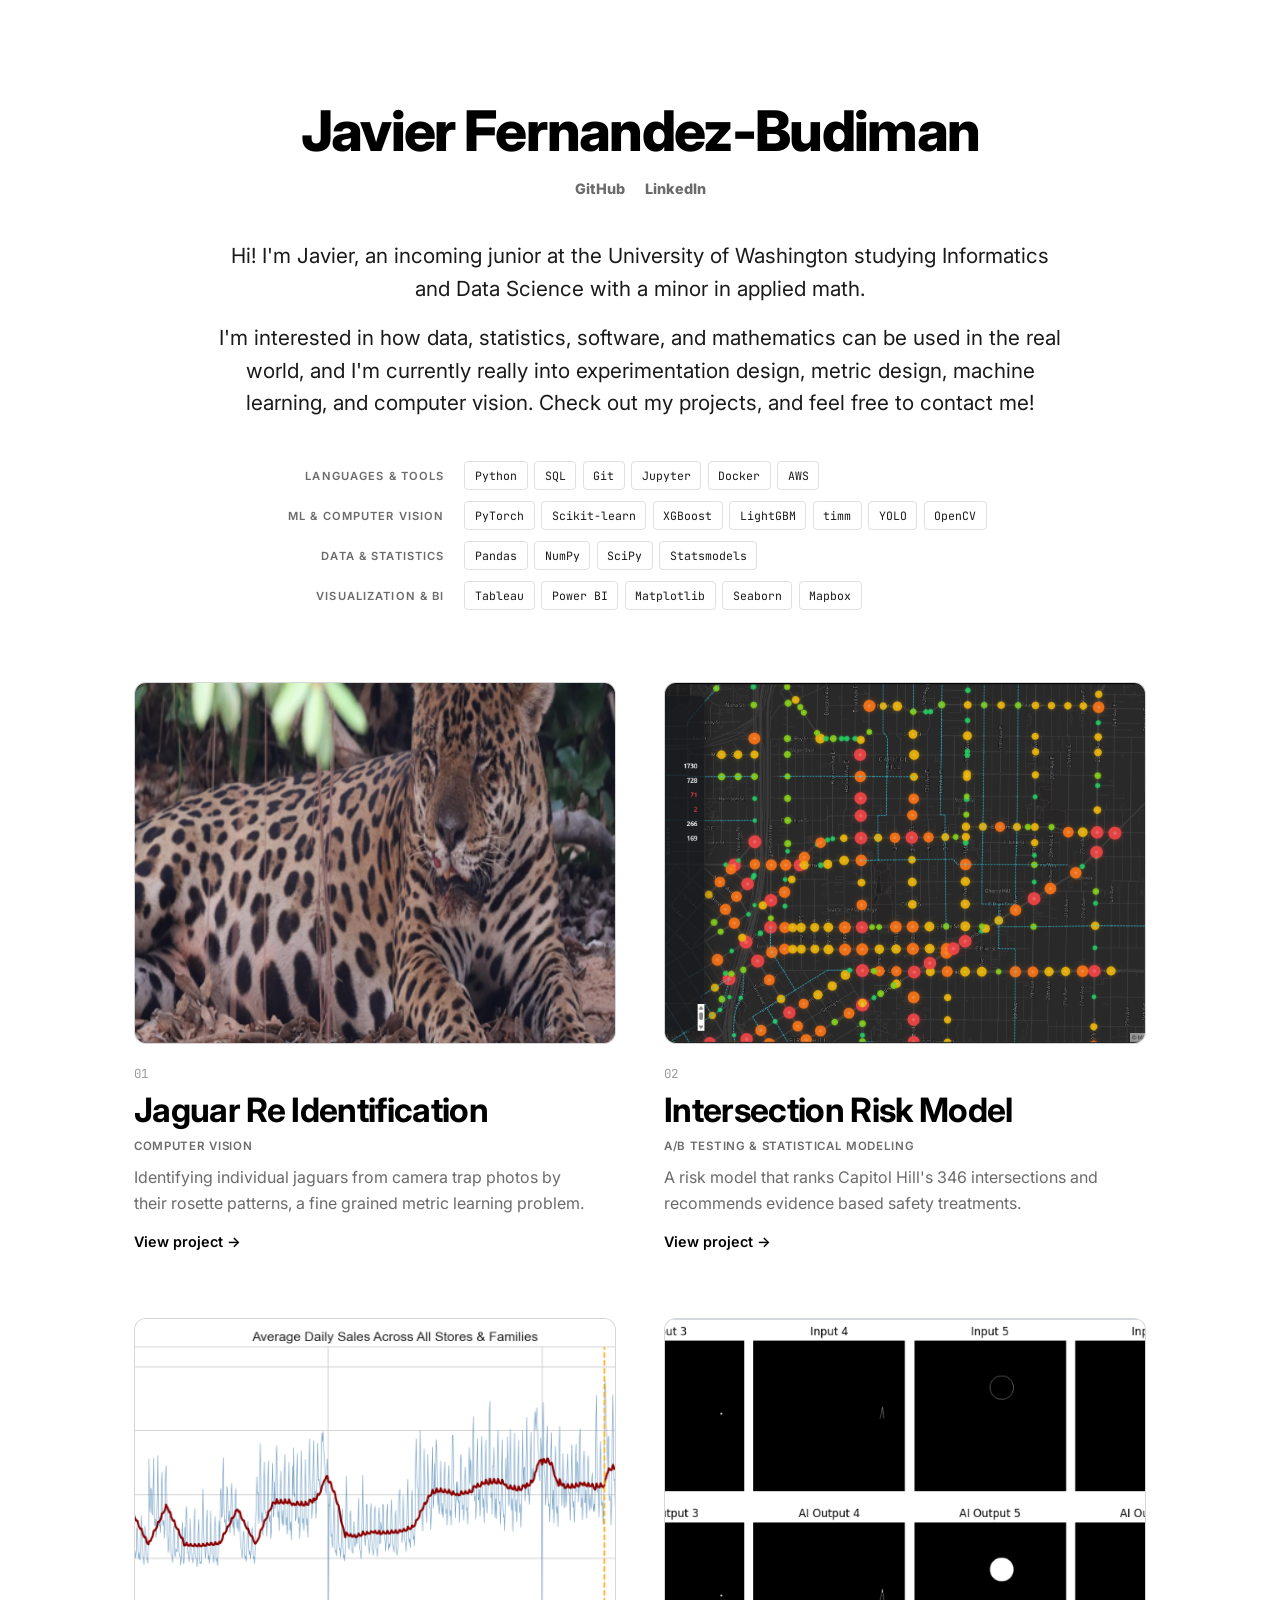
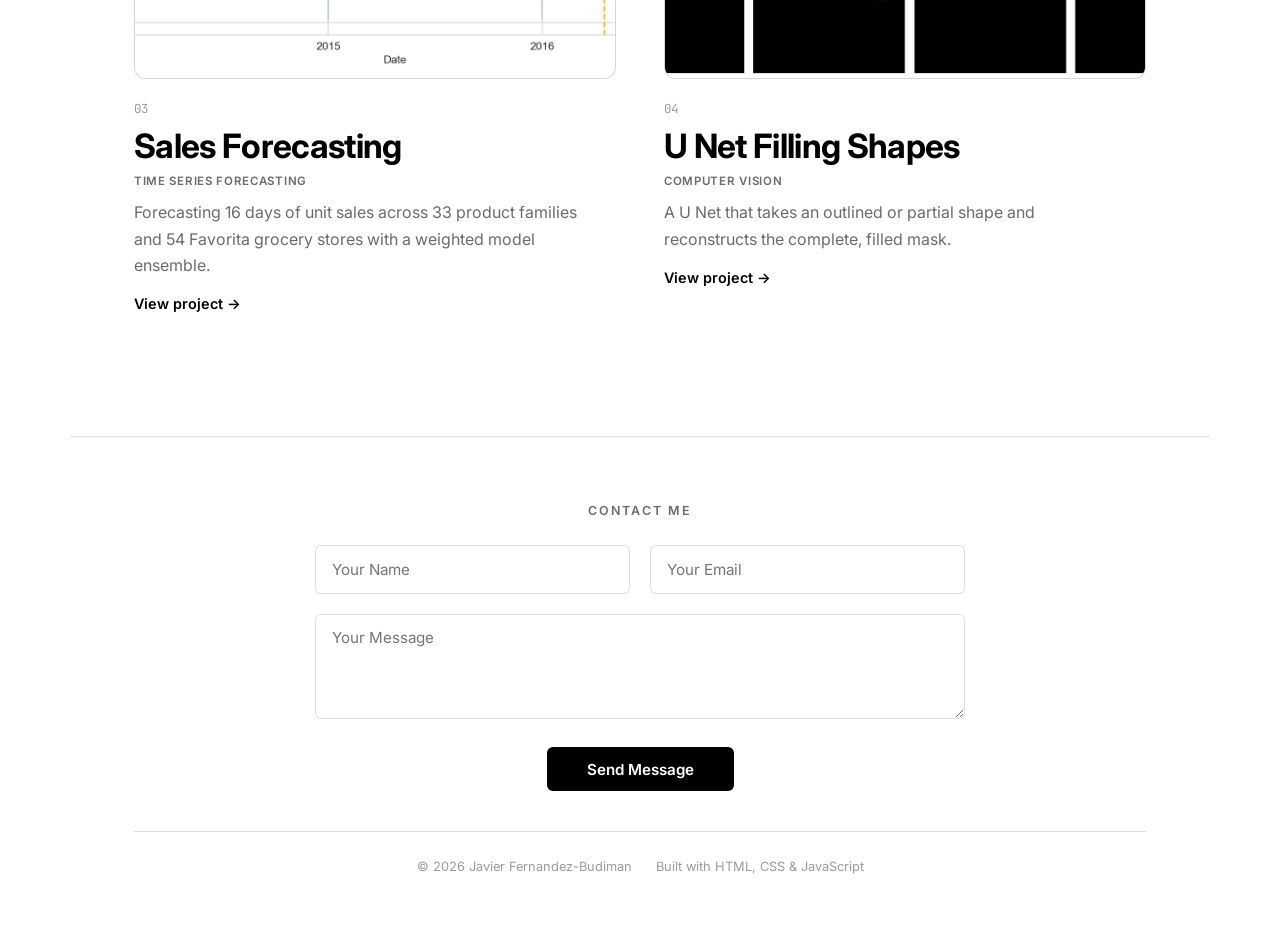
<file: index.html>
<!DOCTYPE html>
<html lang="en">
<head>
    <meta charset="UTF-8" />
    <meta name="viewport" content="width=device-width, initial-scale=1.0" />
    <title>Javier Fernandez-Budiman | Machine Learning & Data Science</title>
    <meta name="description" content="Javier Fernandez-Budiman builds statistical models, deep metric-learning systems, and data pipelines for causal and structural problems." />
    <meta name="author" content="Javier Fernandez-Budiman" />
    <meta name="color-scheme" content="light only" />

    <meta property="og:type" content="website" />
    <meta property="og:title" content="Javier Fernandez-Budiman | Machine Learning & Data Science" />
    <meta property="og:description" content="Statistical modeling, deep metric learning, and data engineering for causal and structural problems." />
    <meta property="og:image" content="images/projects/jaguar-cover.png" />
    <meta name="twitter:card" content="summary_large_image" />

    <link rel="icon" href="data:image/svg+xml,%3Csvg xmlns='http://www.w3.org/2000/svg' viewBox='0 0 32 32'%3E%3Crect width='32' height='32' rx='7' fill='%23000'/%3E%3Ctext x='16' y='22' font-family='Inter,Arial,sans-serif' font-weight='800' font-size='16' fill='%23fff' text-anchor='middle'%3EJ%3C/text%3E%3C/svg%3E" />

    <link rel="preconnect" href="https://fonts.googleapis.com" />
    <link rel="preconnect" href="https://fonts.gstatic.com" crossorigin />
    <link href="https://fonts.googleapis.com/css2?family=Inter:wght@400;500;600;700;800&family=JetBrains+Mono:wght@400;500&display=swap" rel="stylesheet" />

    <link rel="stylesheet" href="styles.css" />

    <script type="application/ld+json">
    {
        "@context": "https://schema.org",
        "@type": "Person",
        "name": "Javier Fernandez-Budiman",
        "jobTitle": "Machine Learning & Data Science",
        "url": "https://jfbami.github.io",
        "sameAs": [
            "https://github.com/jfbami",
            "https://www.linkedin.com/in/javier-fernandez-budiman-2499ba186/"
        ]
    }
    </script>
</head>
<body>
    <a class="skip-link" href="#work">Skip to projects</a>

    <main class="page" id="top">
        <!-- Hero: name alongside About -->
        <section class="hero" aria-label="Introduction">
            <div class="hero-intro">
                <h1 class="hero-name">Javier Fernandez-Budiman</h1>
                <div class="hero-actions">

                    <ul class="hero-socials" aria-label="Profiles">
                        <li><a href="https://github.com/jfbami" target="_blank" rel="noopener">GitHub</a></li>
                        <li><a href="https://www.linkedin.com/in/javier-fernandez-budiman-2499ba186/" target="_blank" rel="noopener">LinkedIn</a></li>
                    </ul>
                </div>
            </div>

            <div class="hero-about">
                <h2>About</h2>
                <p>
                    Hi! I'm Javier, an incoming junior at the University of Washington studying
                    Informatics and Data Science with a minor in applied math.
                </p>
                <p>
                    I'm interested in how data, statistics, software, and mathematics can be used in the real world, and
                    I'm currently really into experimentation design, metric design, machine learning, and computer vision. Check out
                    my projects, and feel free to contact me!
                </p>

                <h2 style="margin-top: 2.5rem; display: none;">Skills</h2>
                <dl class="skills">
                    <dt>Languages &amp; Tools</dt>
                    <dd>
                        <ul class="tech-tags">
                            <li>Python</li>
                            <li>SQL</li>
                            <li>Git</li>
                            <li>Jupyter</li>
                            <li>Docker</li>
                            <li>AWS</li>
                        </ul>
                    </dd>

                    <dt>ML &amp; Computer Vision</dt>
                    <dd>
                        <ul class="tech-tags">
                            <li>PyTorch</li>
                            <li>Scikit-learn</li>
                            <li>XGBoost</li>
                            <li>LightGBM</li>
                            <li>timm</li>
                            <li>YOLO</li>
                            <li>OpenCV</li>
                        </ul>
                    </dd>

                    <dt>Data &amp; Statistics</dt>
                    <dd>
                        <ul class="tech-tags">
                            <li>Pandas</li>
                            <li>NumPy</li>
                            <li>SciPy</li>
                            <li>Statsmodels</li>
                        </ul>
                    </dd>

                    <dt>Visualization &amp; BI</dt>
                    <dd>
                        <ul class="tech-tags">
                            <li>Tableau</li>
                            <li>Power BI</li>
                            <li>Matplotlib</li>
                            <li>Seaborn</li>
                            <li>Mapbox</li>
                        </ul>
                    </dd>
                </dl>
            </div>
        </section>

        <!-- Projects: image-forward cards rendered from projects.js -->
        <section class="work" id="work" aria-label="Projects">
            <ul class="project-grid" id="project-grid"></ul>
            <noscript>
                <ul class="noscript-projects">
                    <li><a href="jaguar.html">Jaguar Re-Identification, Computer Vision</a></li>
                    <li><a href="unet.html">U-Net Filling Shapes, Computer Vision</a></li>
                    <li><a href="intersection.html">Intersection Risk Model, A/B Testing &amp; Statistical Modeling</a></li>
                    <li><a href="sales.html">Sales Forecasting, Time-Series Forecasting</a></li>
                </ul>
            </noscript>
        </section>
    </main>

    <footer class="site-footer" id="contact">
        <div class="footer-contact">
            <p class="footer-label">Contact Me</p>
            <form action="https://formsubmit.co/jfbaami@gmail.com" method="POST" class="contact-form">
                <input type="text" name="name" placeholder="Your Name" required>
                <input type="email" name="email" placeholder="Your Email" required>
                <textarea name="message" placeholder="Your Message" rows="4" required></textarea>
                <button type="submit">Send Message</button>
            </form>
        </div>
        <div class="footer-legal">
            <span>© 2026 Javier Fernandez-Budiman</span>
            <span>Built with HTML, CSS &amp; JavaScript</span>
        </div>
    </footer>

    <script src="projects.js" defer></script>
    <script src="main.js" defer></script>
</body>
</html>
</file>
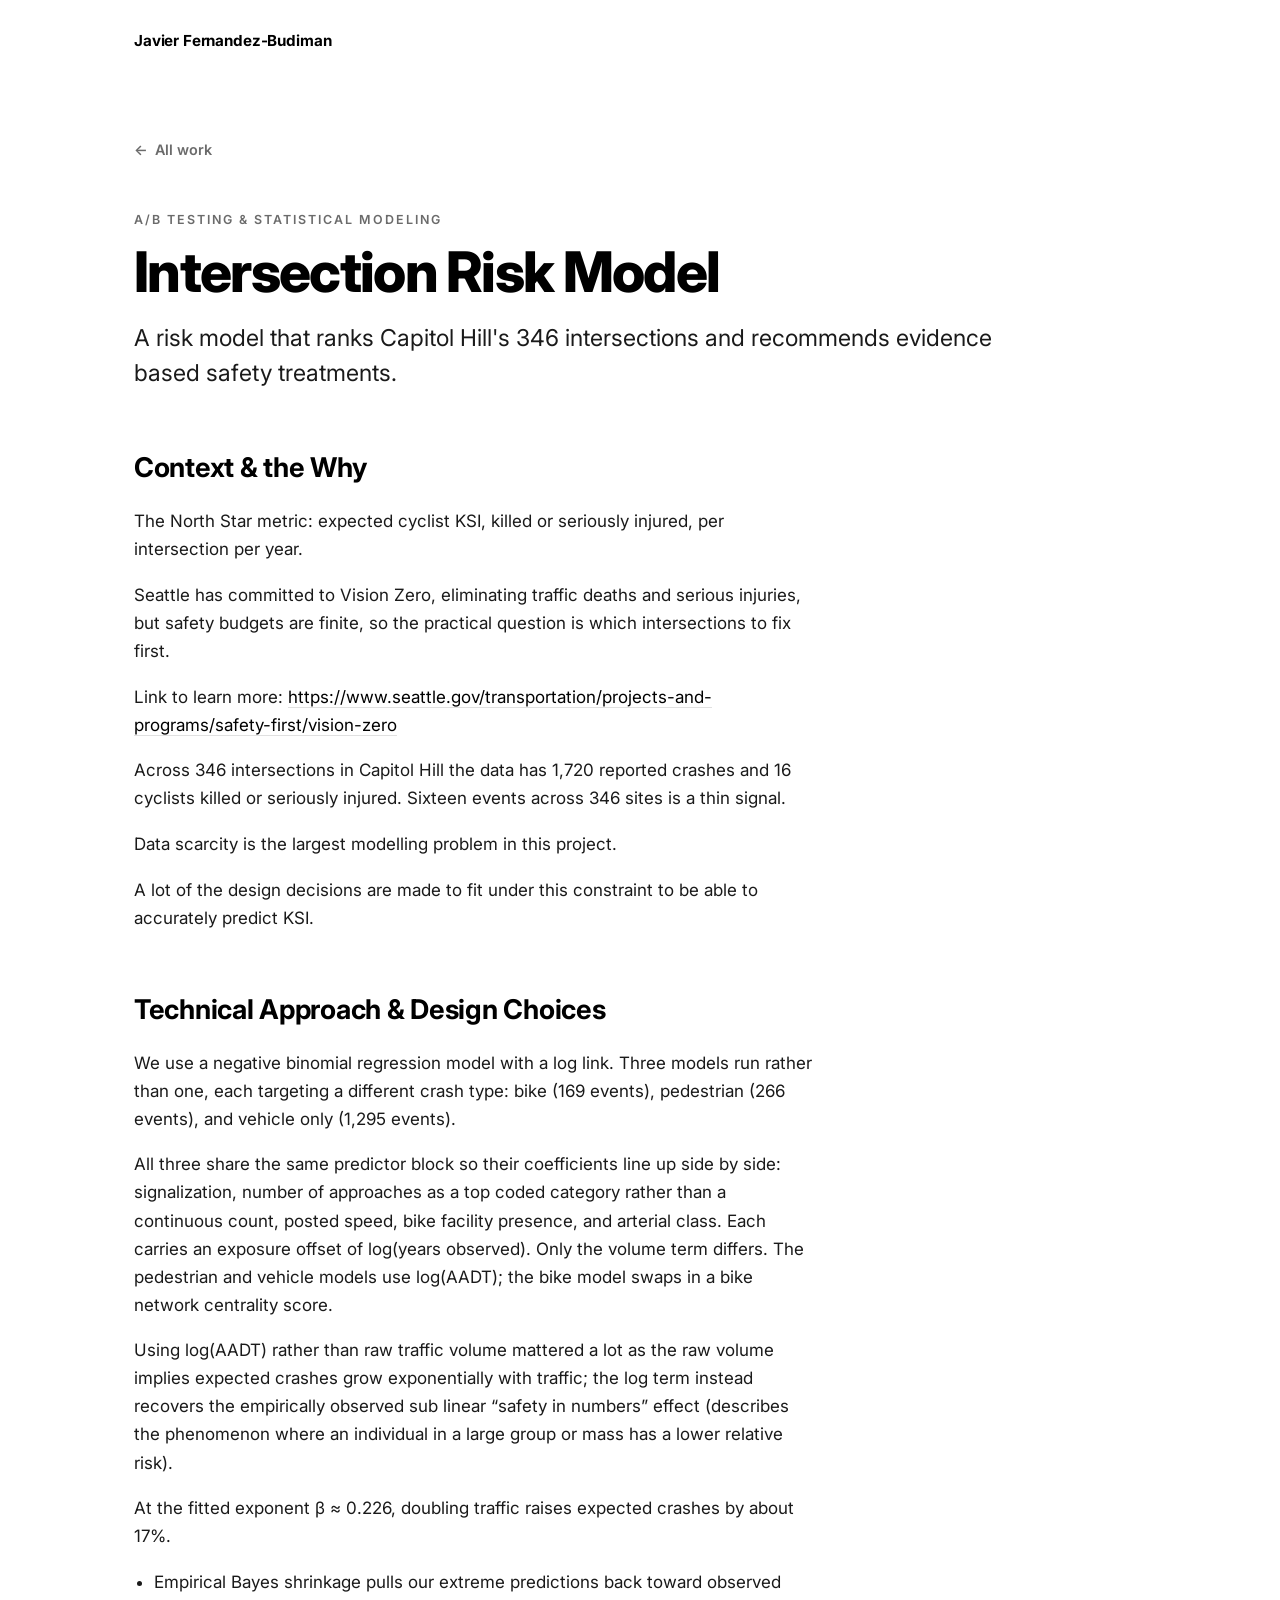
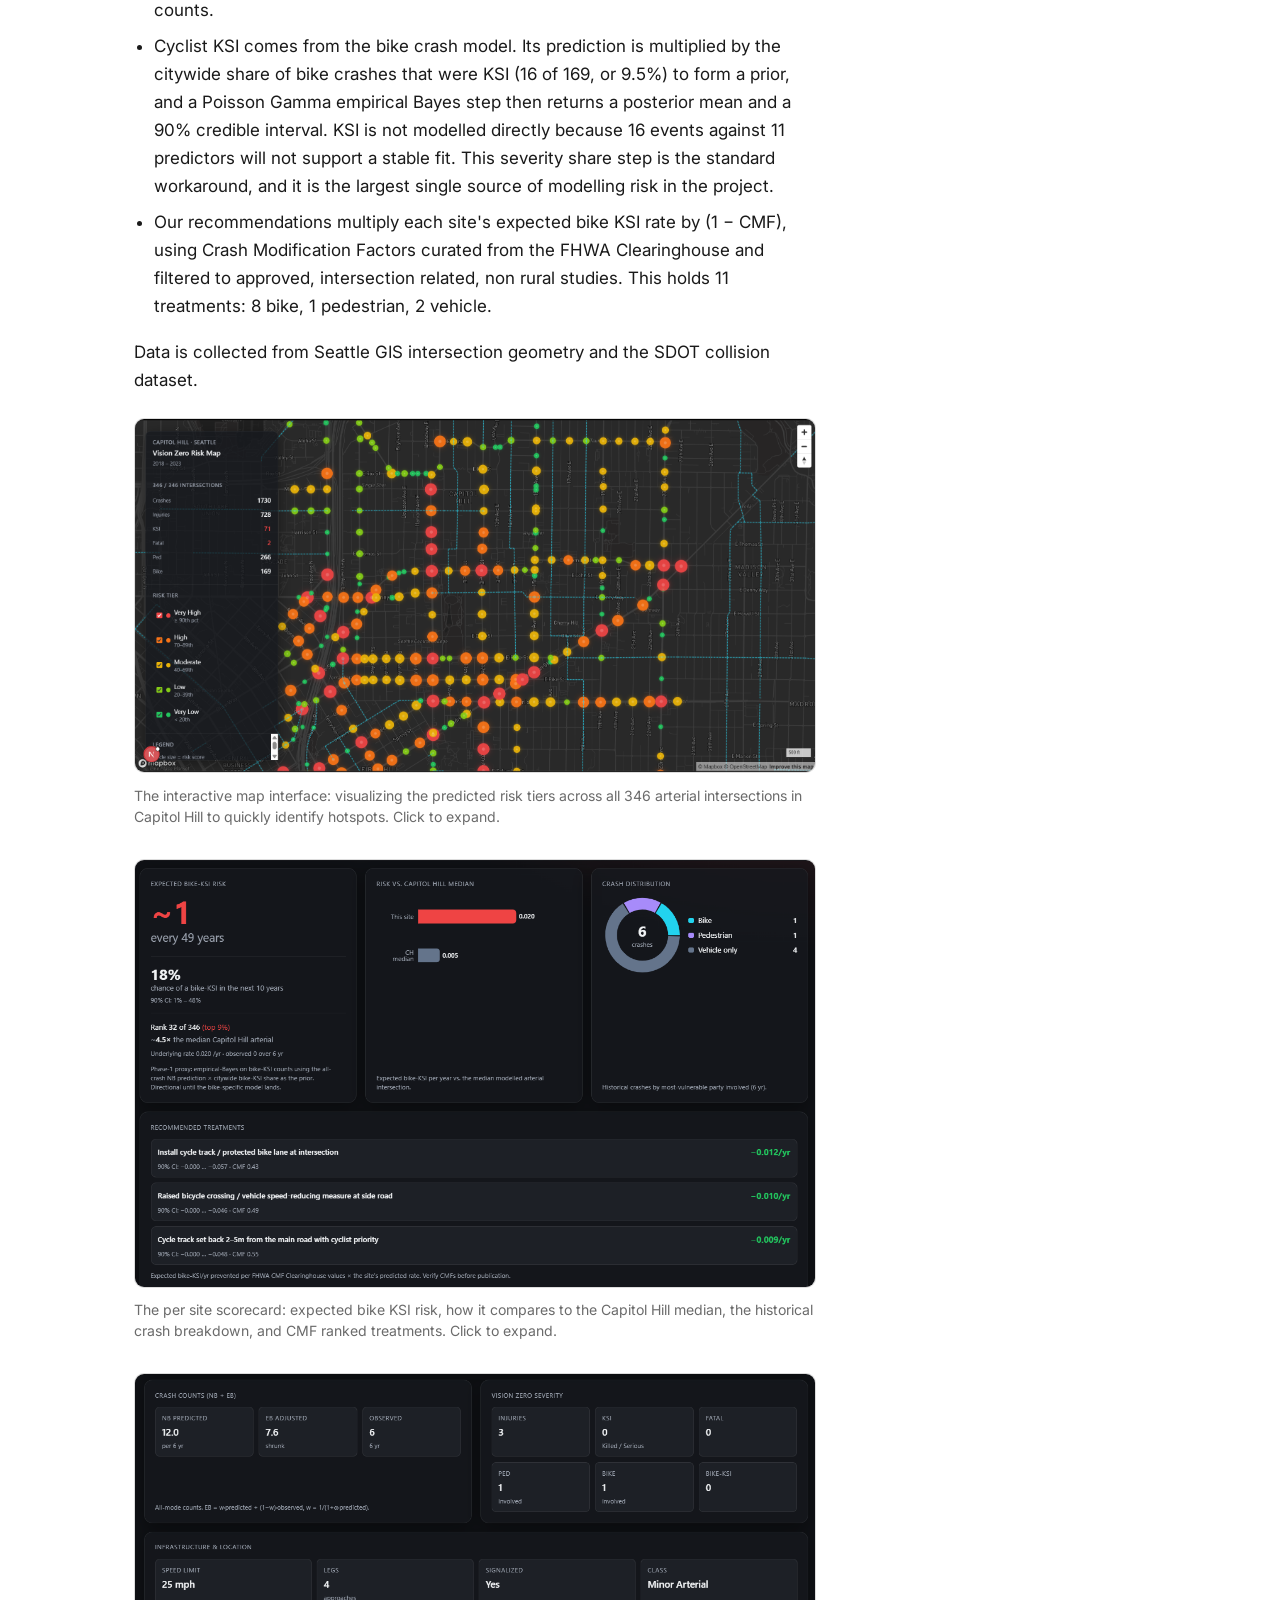
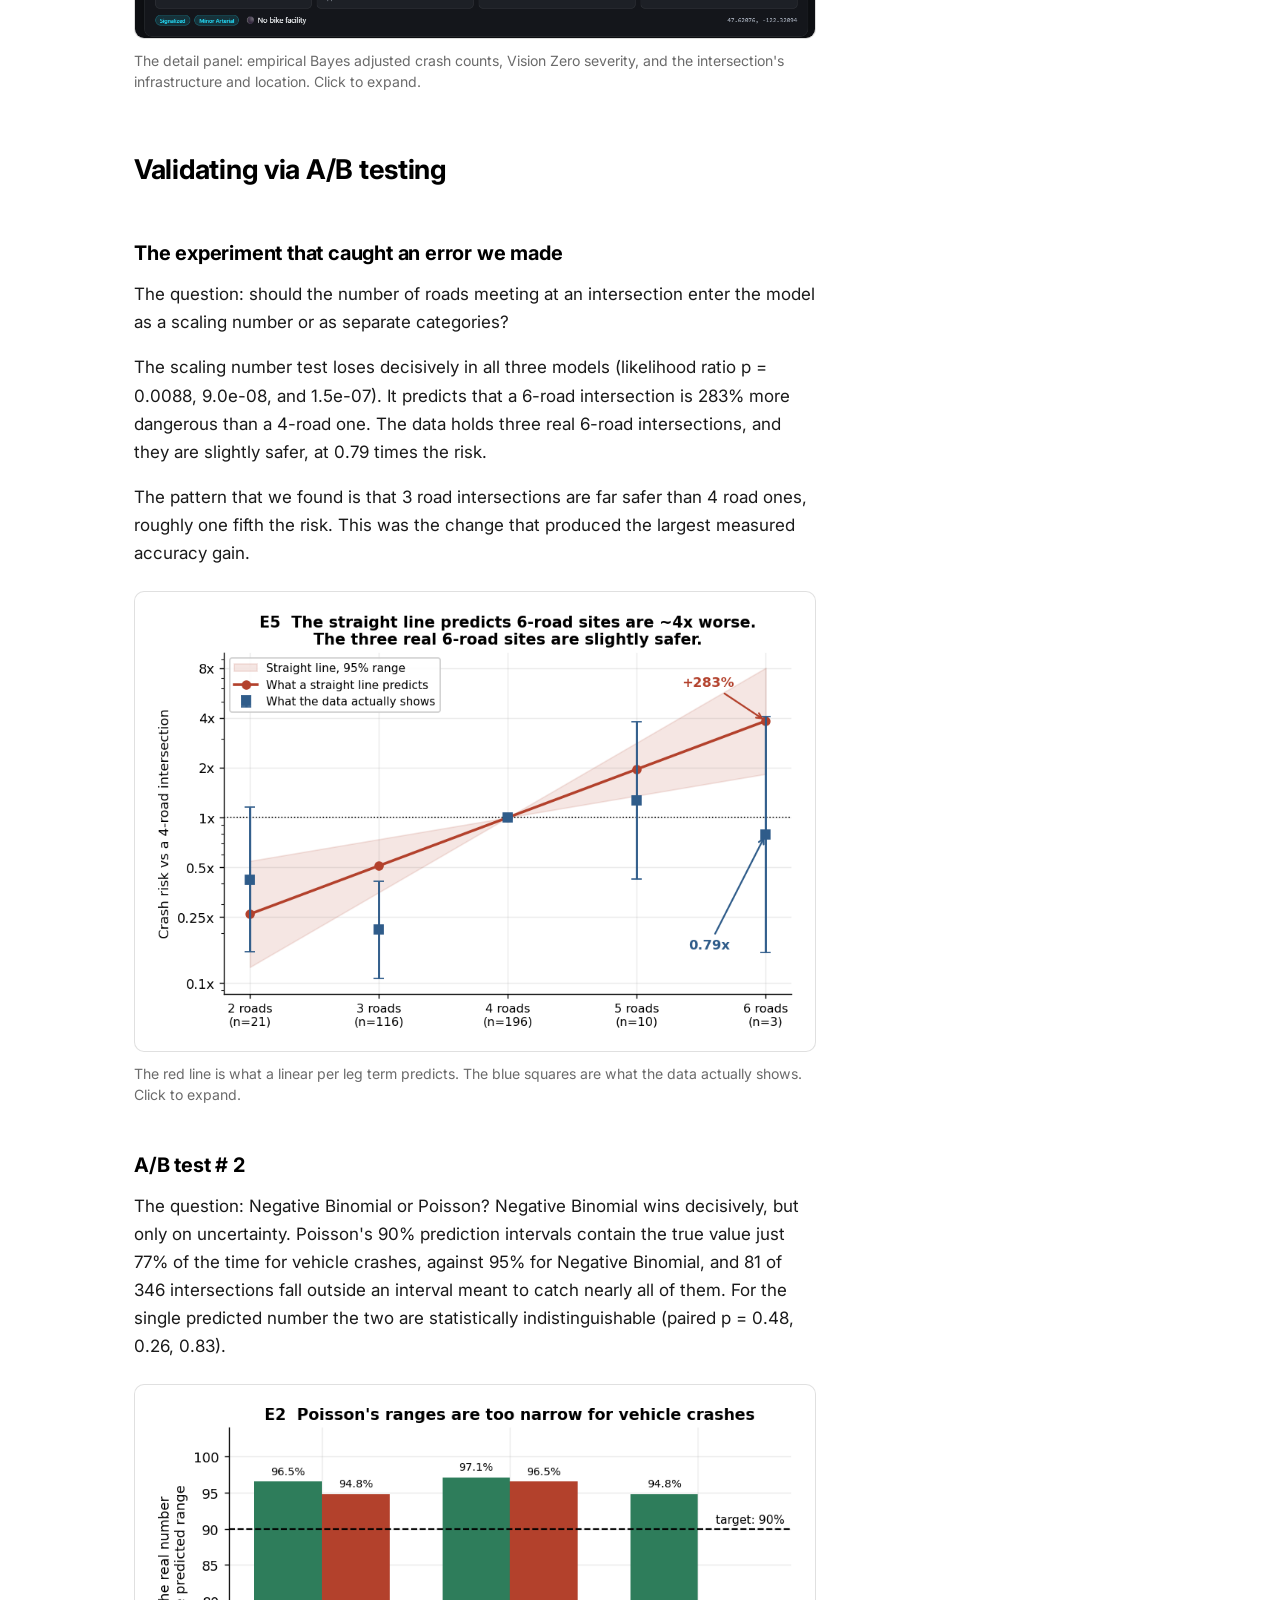
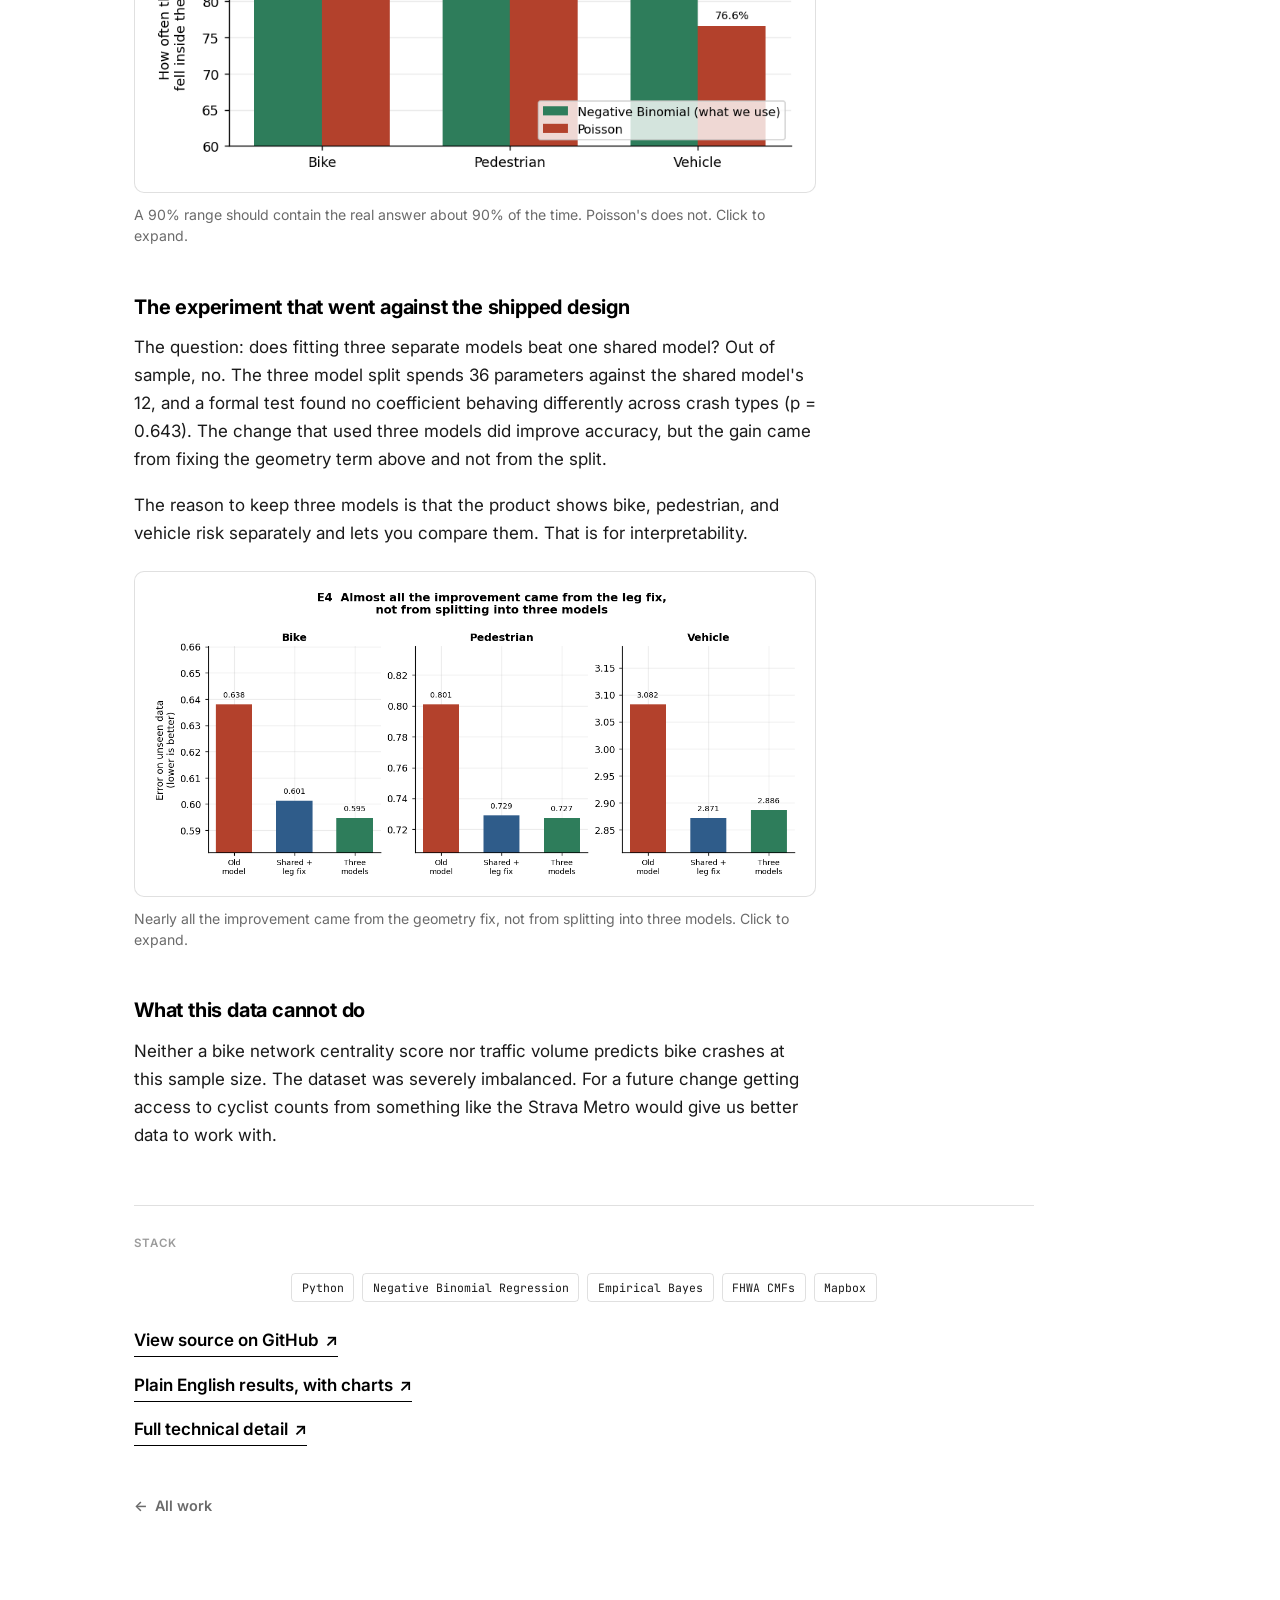
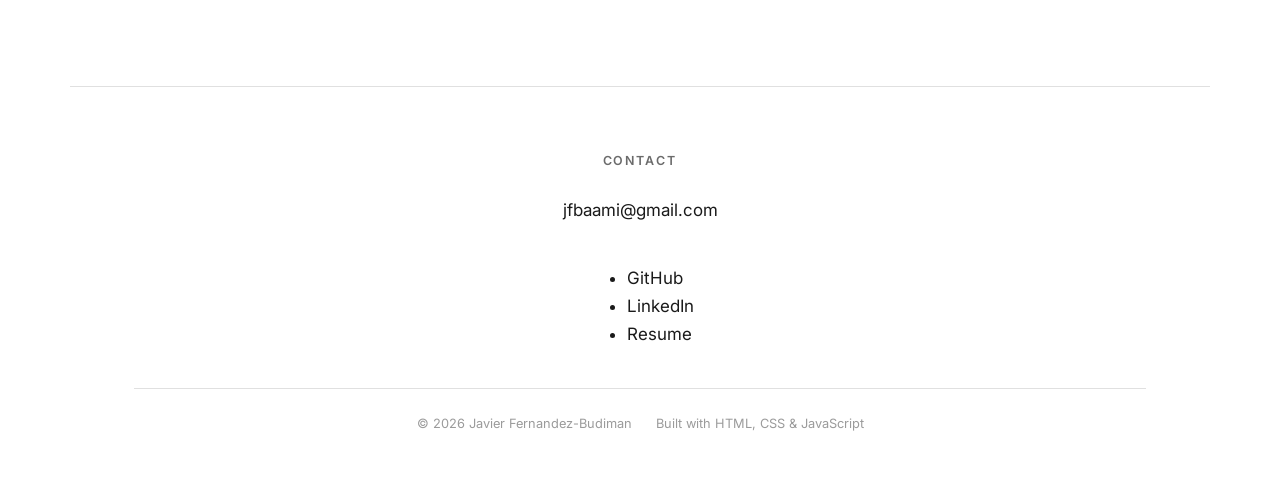
<file: intersection.html>
<!DOCTYPE html>
<html lang="en">
<head>
    <meta charset="UTF-8" />
    <meta name="viewport" content="width=device-width, initial-scale=1.0" />
    <title>Intersection Risk Model | Javier Fernandez-Budiman</title>
    <meta name="description" content="A Vision Zero risk model ranking Capitol Hill's 346 arterial intersections with negative binomial regression, empirical Bayes, and FHWA crash modification factors." />
    <meta name="color-scheme" content="light only" />

    <meta property="og:type" content="article" />
    <meta property="og:title" content="Intersection Risk Model | Javier Fernandez-Budiman" />
    <meta property="og:description" content="Ranking Capitol Hill intersections and recommending safety treatments for Vision Zero." />
    <meta property="og:image" content="images/projects/placeholder-intersection.jpg" />
    <meta name="twitter:card" content="summary_large_image" />

    <link rel="icon" href="data:image/svg+xml,%3Csvg xmlns='http://www.w3.org/2000/svg' viewBox='0 0 32 32'%3E%3Crect width='32' height='32' rx='7' fill='%23000'/%3E%3Ctext x='16' y='22' font-family='Inter,Arial,sans-serif' font-weight='800' font-size='16' fill='%23fff' text-anchor='middle'%3EJ%3C/text%3E%3C/svg%3E" />

    <link rel="preconnect" href="https://fonts.googleapis.com" />
    <link rel="preconnect" href="https://fonts.gstatic.com" crossorigin />
    <link href="https://fonts.googleapis.com/css2?family=Inter:wght@400;500;600;700;800&family=JetBrains+Mono:wght@400;500&display=swap" rel="stylesheet" />

    <link rel="stylesheet" href="styles.css" />
</head>
<body data-project-id="intersection">
    <header class="site-header">
        <a class="brand" href="index.html">Javier Fernandez-Budiman</a>
    </header>

    <main class="page">
        <article class="article">
            <a class="back-link" href="index.html"><span aria-hidden="true">←</span> All work</a>

            <header>
                <div class="cs-eyebrow-row"><p class="eyebrow" id="cs-domain"></p></div>
                <h1 class="article-title" id="cs-title"></h1>
                <p class="article-lead" id="cs-lead"></p>
                <dl class="article-meta" id="cs-meta"></dl>
            </header>



            <div id="cs-dev"></div>
            <div class="prose" id="cs-body"></div>
            <div id="cs-extra"></div>

            <a class="back-link" href="index.html" style="margin-top: 3rem;"><span aria-hidden="true">←</span> All work</a>
            <noscript><p>Please enable JavaScript to view this case study.</p></noscript>
        </article>
    </main>

    <footer class="site-footer">
        <div class="footer-contact">
            <p class="footer-label">Contact</p>
            <a class="footer-email" href="mailto:jfbaami@gmail.com">jfbaami@gmail.com</a>
        </div>
        <ul class="footer-links" aria-label="Profiles">
            <li><a href="https://github.com/jfbami" target="_blank" rel="noopener">GitHub</a></li>
            <li><a href="https://www.linkedin.com/in/javier-fernandez-budiman-2499ba186/" target="_blank" rel="noopener">LinkedIn</a></li>
            <li><a href="assets/Javier_Fernandez_Budiman_Resume.pdf" target="_blank" rel="noopener">Resume</a></li>
        </ul>
        <div class="footer-legal">
            <span>© 2026 Javier Fernandez-Budiman</span>
            <span>Built with HTML, CSS &amp; JavaScript</span>
        </div>
    </footer>

    <script src="projects.js" defer></script>
    <script src="project.js" defer></script>
</body>
</html>
</file>
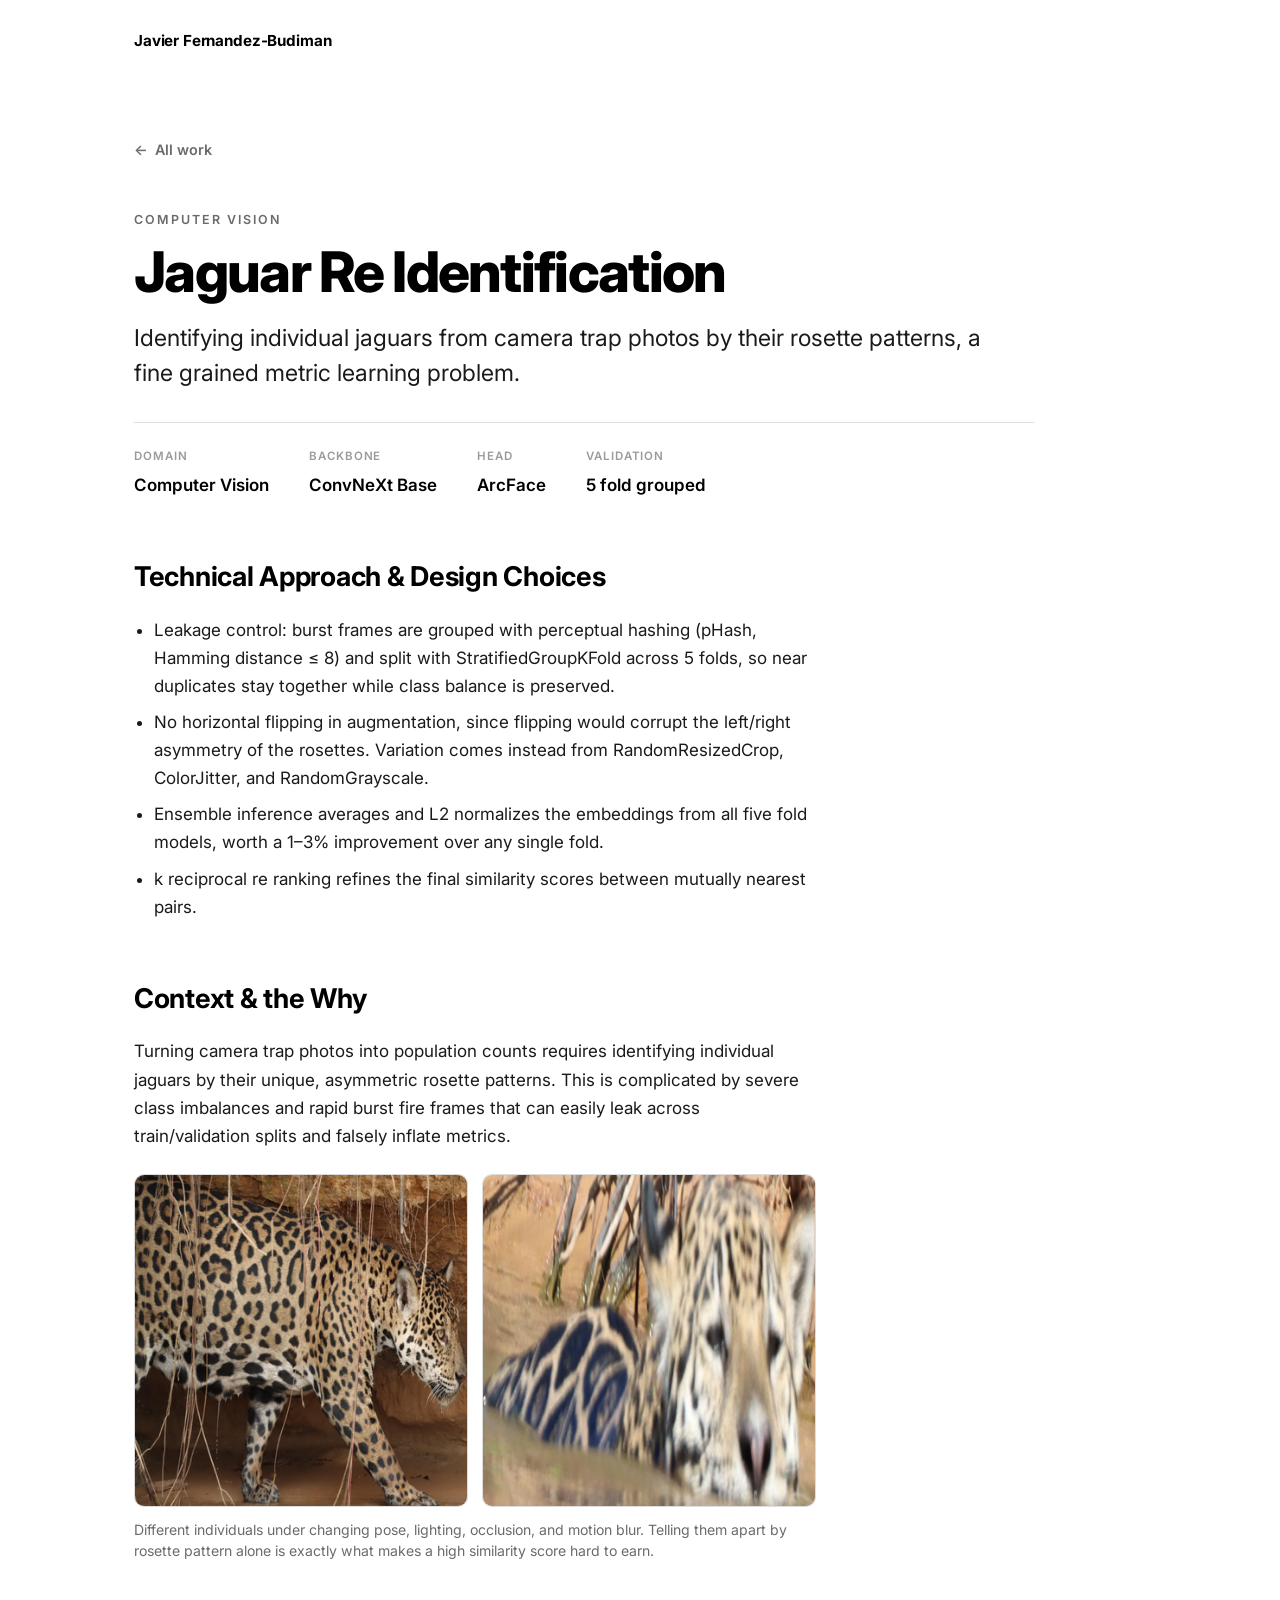
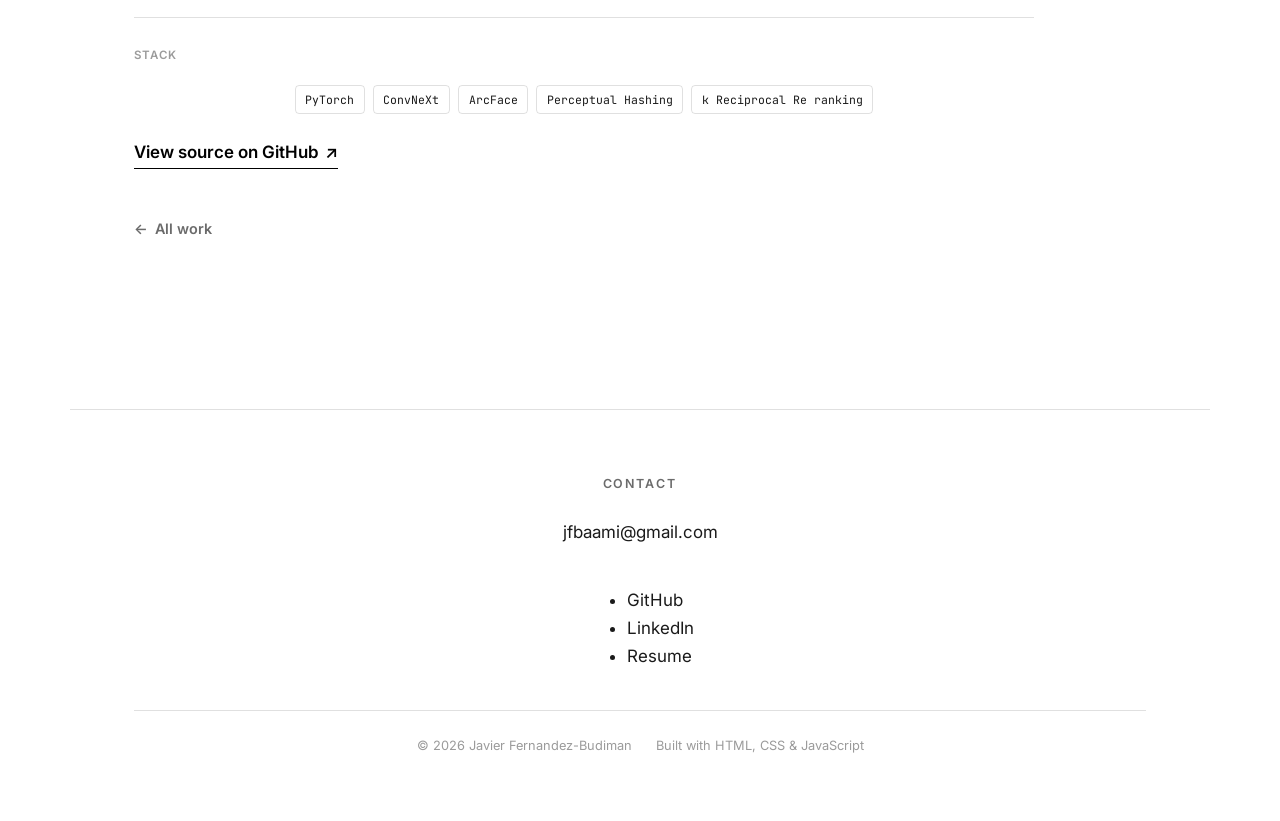
<file: jaguar.html>
<!DOCTYPE html>
<html lang="en">
<head>
    <meta charset="UTF-8" />
    <meta name="viewport" content="width=device-width, initial-scale=1.0" />
    <title>Jaguar Re-Identification | Javier Fernandez-Budiman</title>
    <meta name="description" content="Identifying individual jaguars from camera-trap photos with a ConvNeXt-Base + ArcFace metric-learning pipeline." />
    <meta name="color-scheme" content="light only" />

    <meta property="og:type" content="article" />
    <meta property="og:title" content="Jaguar Re-Identification | Javier Fernandez-Budiman" />
    <meta property="og:description" content="Fine-grained metric learning to re-identify individual jaguars by their rosette patterns." />
    <meta property="og:image" content="images/projects/placeholder-jaguar.jpg" />
    <meta name="twitter:card" content="summary_large_image" />

    <link rel="icon" href="data:image/svg+xml,%3Csvg xmlns='http://www.w3.org/2000/svg' viewBox='0 0 32 32'%3E%3Crect width='32' height='32' rx='7' fill='%23000'/%3E%3Ctext x='16' y='22' font-family='Inter,Arial,sans-serif' font-weight='800' font-size='16' fill='%23fff' text-anchor='middle'%3EJ%3C/text%3E%3C/svg%3E" />

    <link rel="preconnect" href="https://fonts.googleapis.com" />
    <link rel="preconnect" href="https://fonts.gstatic.com" crossorigin />
    <link href="https://fonts.googleapis.com/css2?family=Inter:wght@400;500;600;700;800&family=JetBrains+Mono:wght@400;500&display=swap" rel="stylesheet" />

    <link rel="stylesheet" href="styles.css" />
</head>
<body data-project-id="jaguar">
    <header class="site-header">
        <a class="brand" href="index.html">Javier Fernandez-Budiman</a>
    </header>

    <main class="page">
        <article class="article">
            <a class="back-link" href="index.html"><span aria-hidden="true">←</span> All work</a>

            <header>
                <div class="cs-eyebrow-row"><p class="eyebrow" id="cs-domain"></p></div>
                <h1 class="article-title" id="cs-title"></h1>
                <p class="article-lead" id="cs-lead"></p>
                <dl class="article-meta" id="cs-meta"></dl>
            </header>



            <div id="cs-dev"></div>
            <div class="prose" id="cs-body"></div>
            <div id="cs-extra"></div>

            <a class="back-link" href="index.html" style="margin-top: 3rem;"><span aria-hidden="true">←</span> All work</a>
            <noscript><p>Please enable JavaScript to view this case study.</p></noscript>
        </article>
    </main>

    <footer class="site-footer">
        <div class="footer-contact">
            <p class="footer-label">Contact</p>
            <a class="footer-email" href="mailto:jfbaami@gmail.com">jfbaami@gmail.com</a>
        </div>
        <ul class="footer-links" aria-label="Profiles">
            <li><a href="https://github.com/jfbami" target="_blank" rel="noopener">GitHub</a></li>
            <li><a href="https://www.linkedin.com/in/javier-fernandez-budiman-2499ba186/" target="_blank" rel="noopener">LinkedIn</a></li>
            <li><a href="assets/Javier_Fernandez_Budiman_Resume.pdf" target="_blank" rel="noopener">Resume</a></li>
        </ul>
        <div class="footer-legal">
            <span>© 2026 Javier Fernandez-Budiman</span>
            <span>Built with HTML, CSS &amp; JavaScript</span>
        </div>
    </footer>

    <script src="projects.js" defer></script>
    <script src="project.js" defer></script>
</body>
</html>
</file>
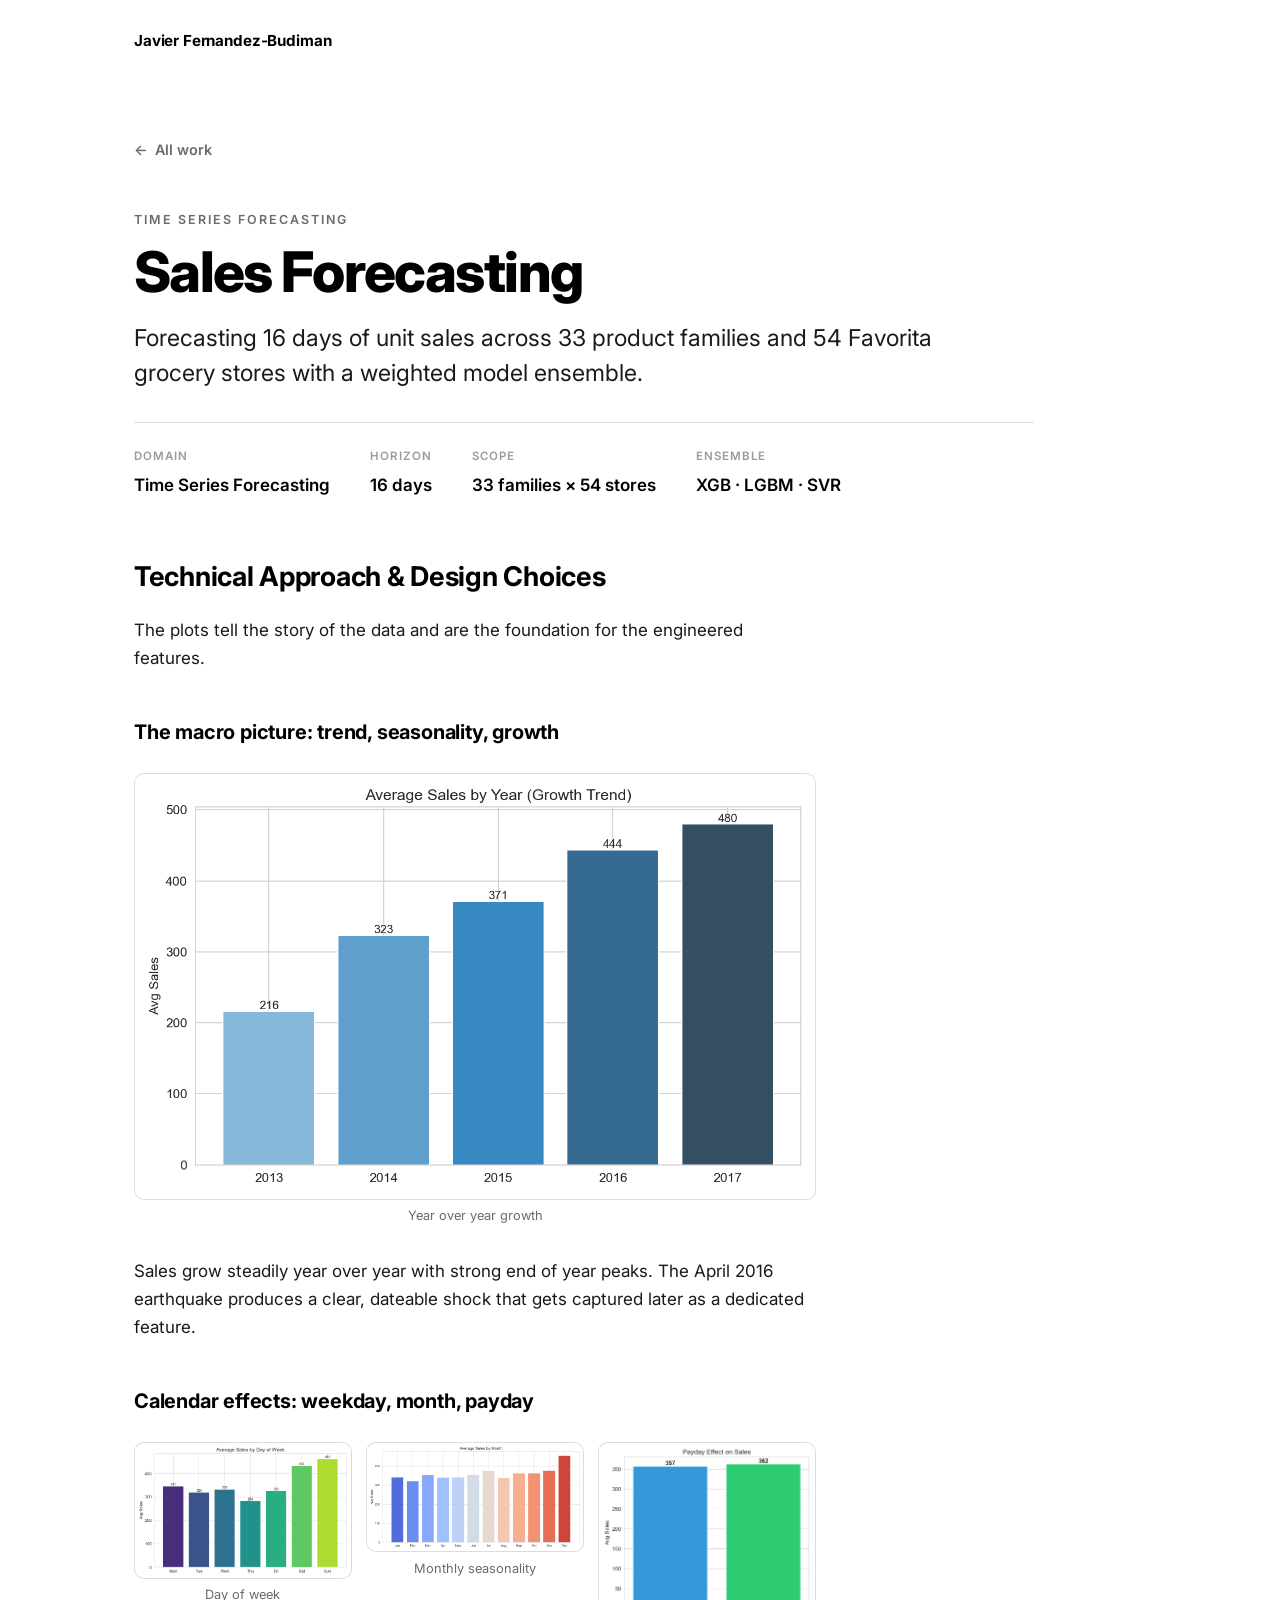
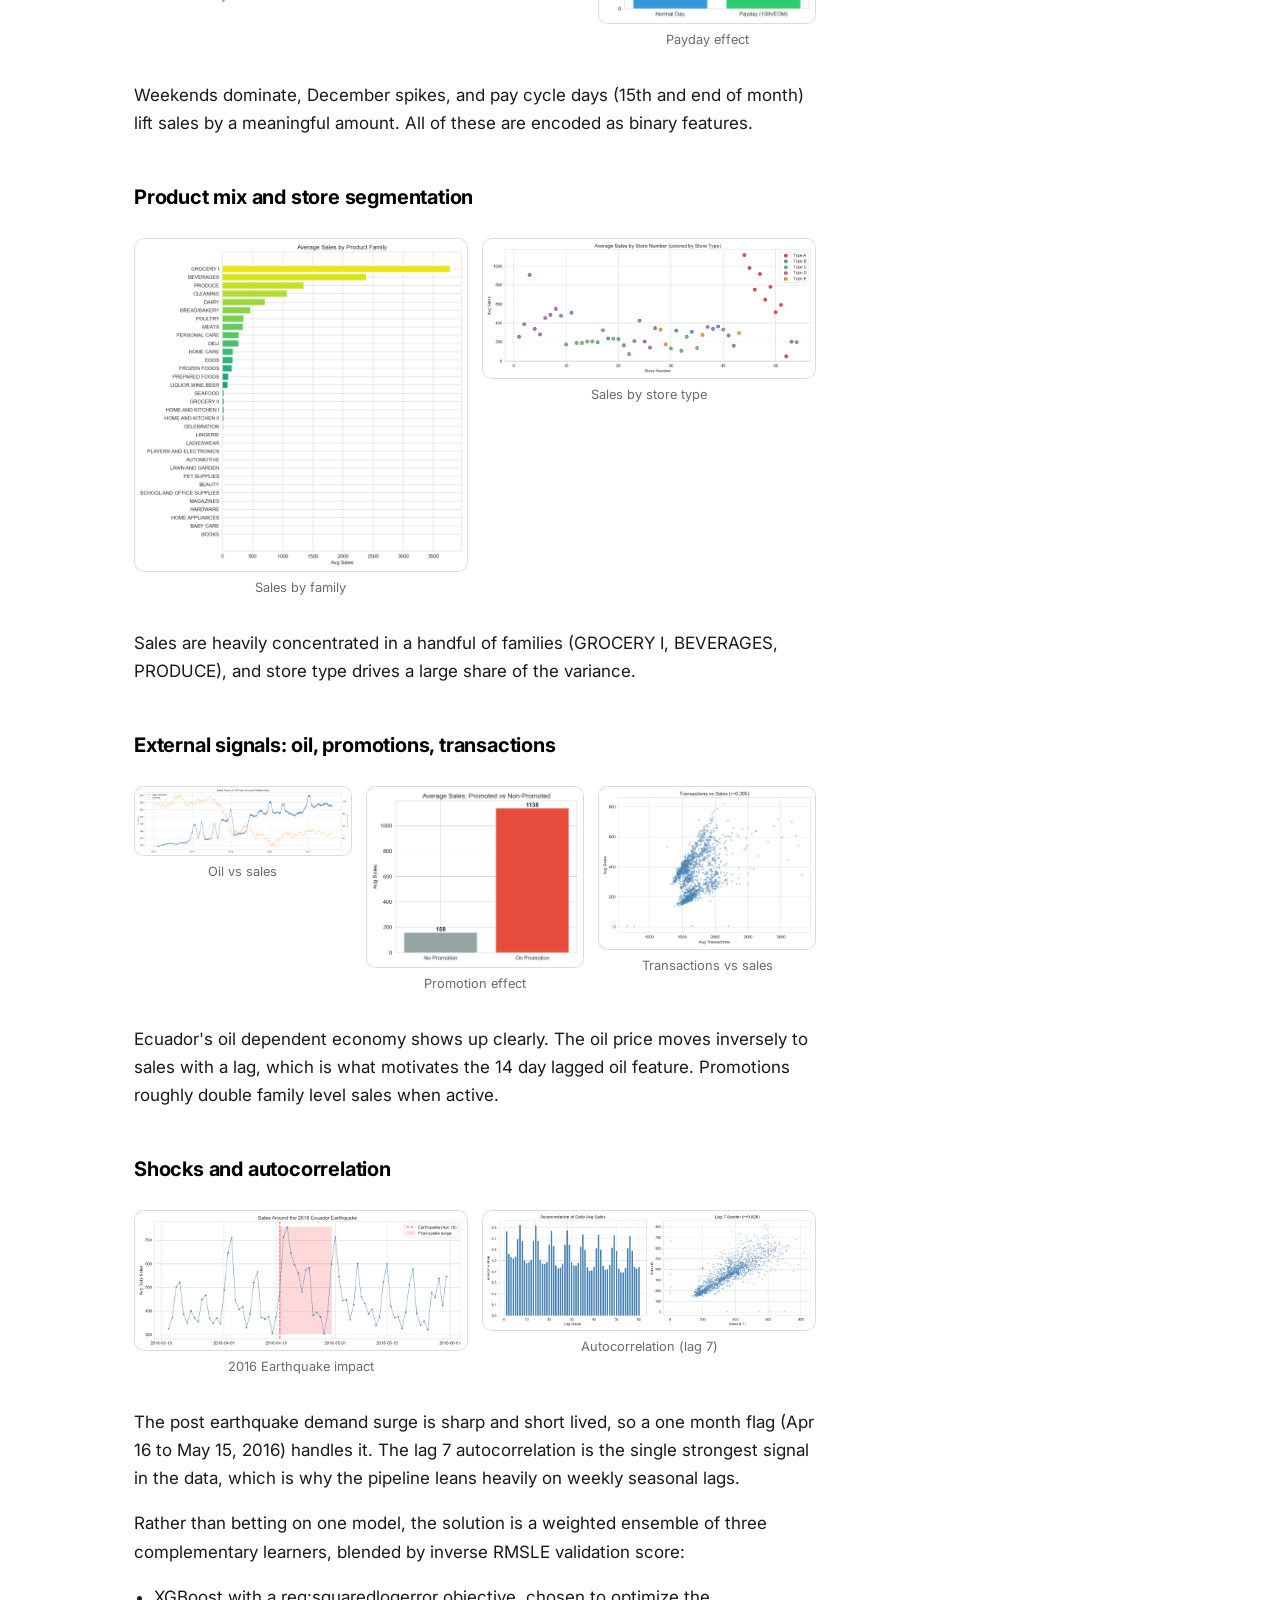
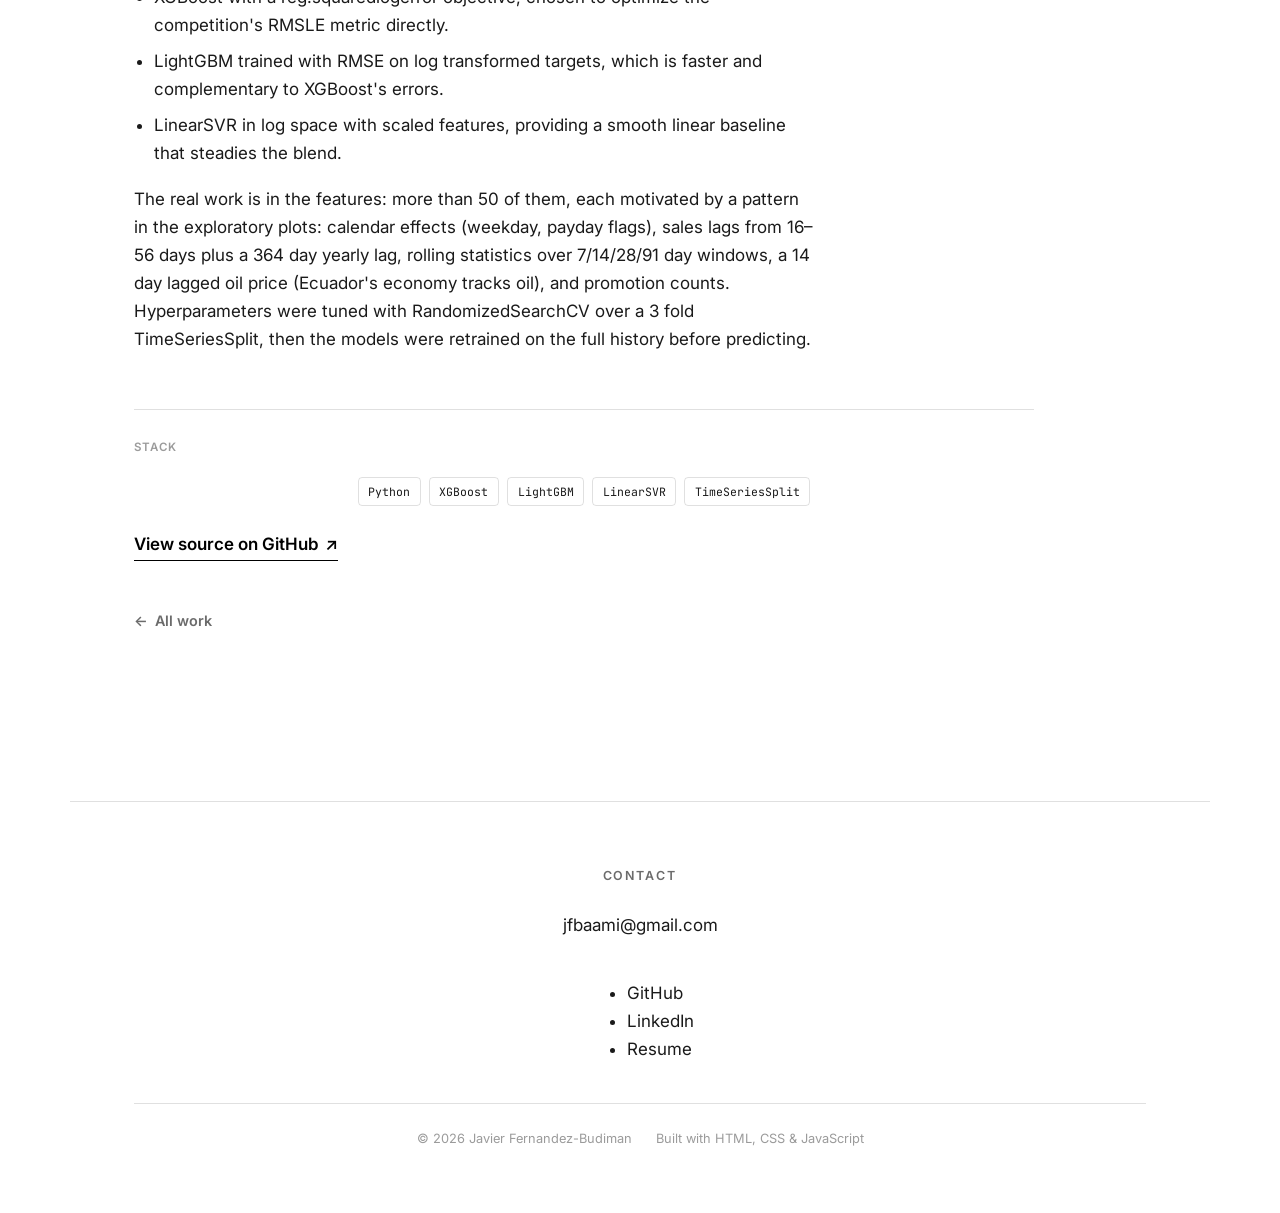
<file: sales.html>
<!DOCTYPE html>
<html lang="en">
<head>
    <meta charset="UTF-8" />
    <meta name="viewport" content="width=device-width, initial-scale=1.0" />
    <title>Sales Forecasting | Javier Fernandez-Budiman</title>
    <meta name="description" content="Forecasting Favorita grocery sales across 33 product families and 54 stores with a weighted XGBoost / LightGBM / LinearSVR ensemble." />
    <meta name="color-scheme" content="light only" />

    <meta property="og:type" content="article" />
    <meta property="og:title" content="Sales Forecasting | Javier Fernandez-Budiman" />
    <meta property="og:description" content="A weighted gradient-boosting ensemble for 16-day retail demand forecasting." />
    <meta property="og:image" content="images/projects/placeholder-sales.jpg" />
    <meta name="twitter:card" content="summary_large_image" />

    <link rel="icon" href="data:image/svg+xml,%3Csvg xmlns='http://www.w3.org/2000/svg' viewBox='0 0 32 32'%3E%3Crect width='32' height='32' rx='7' fill='%23000'/%3E%3Ctext x='16' y='22' font-family='Inter,Arial,sans-serif' font-weight='800' font-size='16' fill='%23fff' text-anchor='middle'%3EJ%3C/text%3E%3C/svg%3E" />

    <link rel="preconnect" href="https://fonts.googleapis.com" />
    <link rel="preconnect" href="https://fonts.gstatic.com" crossorigin />
    <link href="https://fonts.googleapis.com/css2?family=Inter:wght@400;500;600;700;800&family=JetBrains+Mono:wght@400;500&display=swap" rel="stylesheet" />

    <link rel="stylesheet" href="styles.css" />
</head>
<body data-project-id="sales">
    <header class="site-header">
        <a class="brand" href="index.html">Javier Fernandez-Budiman</a>
    </header>

    <main class="page">
        <article class="article">
            <a class="back-link" href="index.html"><span aria-hidden="true">←</span> All work</a>

            <header>
                <div class="cs-eyebrow-row"><p class="eyebrow" id="cs-domain"></p></div>
                <h1 class="article-title" id="cs-title"></h1>
                <p class="article-lead" id="cs-lead"></p>
                <dl class="article-meta" id="cs-meta"></dl>
            </header>



            <div id="cs-dev"></div>
            <div class="prose" id="cs-body"></div>
            <div id="cs-extra"></div>

            <a class="back-link" href="index.html" style="margin-top: 3rem;"><span aria-hidden="true">←</span> All work</a>
            <noscript><p>Please enable JavaScript to view this case study.</p></noscript>
        </article>
    </main>

    <footer class="site-footer">
        <div class="footer-contact">
            <p class="footer-label">Contact</p>
            <a class="footer-email" href="mailto:jfbaami@gmail.com">jfbaami@gmail.com</a>
        </div>
        <ul class="footer-links" aria-label="Profiles">
            <li><a href="https://github.com/jfbami" target="_blank" rel="noopener">GitHub</a></li>
            <li><a href="https://www.linkedin.com/in/javier-fernandez-budiman-2499ba186/" target="_blank" rel="noopener">LinkedIn</a></li>
            <li><a href="assets/Javier_Fernandez_Budiman_Resume.pdf" target="_blank" rel="noopener">Resume</a></li>
        </ul>
        <div class="footer-legal">
            <span>© 2026 Javier Fernandez-Budiman</span>
            <span>Built with HTML, CSS &amp; JavaScript</span>
        </div>
    </footer>

    <script src="projects.js" defer></script>
    <script src="project.js" defer></script>
</body>
</html>
</file>
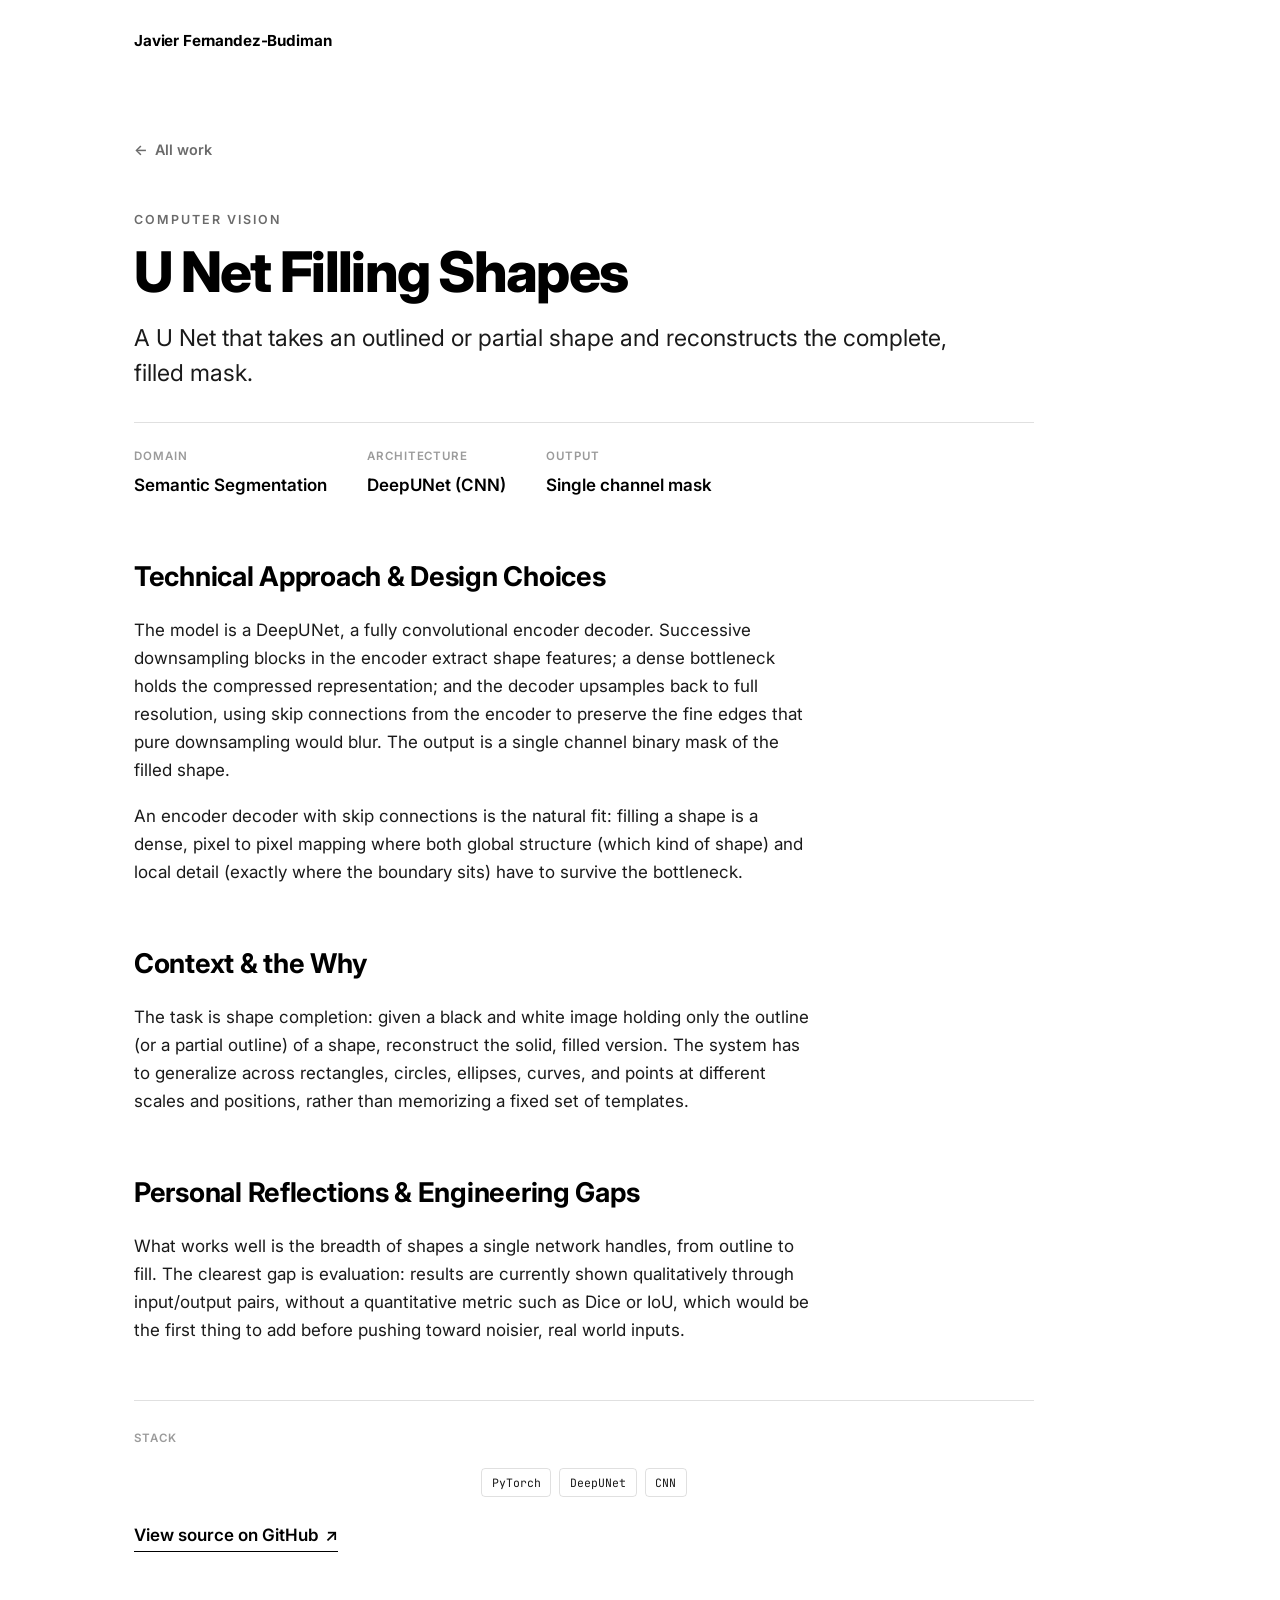
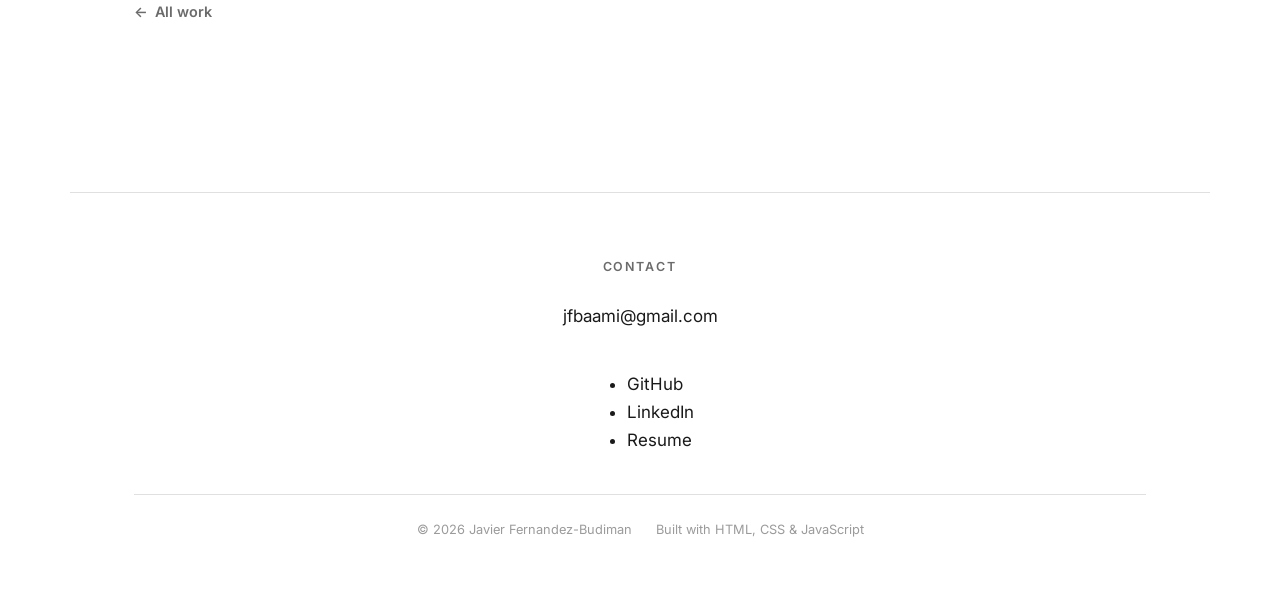
<file: unet.html>
<!DOCTYPE html>
<html lang="en">
<head>
    <meta charset="UTF-8" />
    <meta name="viewport" content="width=device-width, initial-scale=1.0" />
    <title>U-Net Filling Shapes | Javier Fernandez-Budiman</title>
    <meta name="description" content="Shape completion with a DeepUNet encoder–decoder that reconstructs filled masks from outlined or partial shapes." />
    <meta name="color-scheme" content="light only" />

    <meta property="og:type" content="article" />
    <meta property="og:title" content="U-Net Filling Shapes | Javier Fernandez-Budiman" />
    <meta property="og:description" content="A DeepUNet that reconstructs complete filled shapes from outlines." />
    <meta property="og:image" content="images/projects/placeholder-unet.jpg" />
    <meta name="twitter:card" content="summary_large_image" />

    <link rel="icon" href="data:image/svg+xml,%3Csvg xmlns='http://www.w3.org/2000/svg' viewBox='0 0 32 32'%3E%3Crect width='32' height='32' rx='7' fill='%23000'/%3E%3Ctext x='16' y='22' font-family='Inter,Arial,sans-serif' font-weight='800' font-size='16' fill='%23fff' text-anchor='middle'%3EJ%3C/text%3E%3C/svg%3E" />

    <link rel="preconnect" href="https://fonts.googleapis.com" />
    <link rel="preconnect" href="https://fonts.gstatic.com" crossorigin />
    <link href="https://fonts.googleapis.com/css2?family=Inter:wght@400;500;600;700;800&family=JetBrains+Mono:wght@400;500&display=swap" rel="stylesheet" />

    <link rel="stylesheet" href="styles.css" />
</head>
<body data-project-id="unet">
    <header class="site-header">
        <a class="brand" href="index.html">Javier Fernandez-Budiman</a>
    </header>

    <main class="page">
        <article class="article">
            <a class="back-link" href="index.html"><span aria-hidden="true">←</span> All work</a>

            <header>
                <div class="cs-eyebrow-row"><p class="eyebrow" id="cs-domain"></p></div>
                <h1 class="article-title" id="cs-title"></h1>
                <p class="article-lead" id="cs-lead"></p>
                <dl class="article-meta" id="cs-meta"></dl>
            </header>



            <div id="cs-dev"></div>
            <div class="prose" id="cs-body"></div>
            <div id="cs-extra"></div>

            <a class="back-link" href="index.html" style="margin-top: 3rem;"><span aria-hidden="true">←</span> All work</a>
            <noscript><p>Please enable JavaScript to view this case study.</p></noscript>
        </article>
    </main>

    <footer class="site-footer">
        <div class="footer-contact">
            <p class="footer-label">Contact</p>
            <a class="footer-email" href="mailto:jfbaami@gmail.com">jfbaami@gmail.com</a>
        </div>
        <ul class="footer-links" aria-label="Profiles">
            <li><a href="https://github.com/jfbami" target="_blank" rel="noopener">GitHub</a></li>
            <li><a href="https://www.linkedin.com/in/javier-fernandez-budiman-2499ba186/" target="_blank" rel="noopener">LinkedIn</a></li>
            <li><a href="assets/Javier_Fernandez_Budiman_Resume.pdf" target="_blank" rel="noopener">Resume</a></li>
        </ul>
        <div class="footer-legal">
            <span>© 2026 Javier Fernandez-Budiman</span>
            <span>Built with HTML, CSS &amp; JavaScript</span>
        </div>
    </footer>

    <script src="projects.js" defer></script>
    <script src="project.js" defer></script>
</body>
</html>
</file>
<file: styles.css>
/* ==========================================================================
   Javier Fernandez-Budiman - Portfolio
   Minimal, strictly black-on-white. Single typeface (Inter); mono for code only.
   ========================================================================== */

/* --- Design tokens ------------------------------------------------------- */
:root {
    --font-sans: "Inter", system-ui, -apple-system, "Segoe UI", sans-serif;
    --font-mono: "JetBrains Mono", ui-monospace, "SF Mono", monospace;

    --bg: #ffffff;
    --ink: #000000;          /* headings, links, accents: strictly black */
    --ink-body: #1a1a1a;     /* paragraph text */
    --ink-muted: #6b6b6b;    /* teasers, labels */
    --ink-faint: #9b9b9b;    /* indices, footnotes */
    --line: rgba(0, 0, 0, 0.12);
    --line-strong: rgba(0, 0, 0, 0.28);

    --measure: 62ch;
    --page-max: 1140px;
    --gutter: clamp(1.25rem, 5vw, 4rem);
    --section-gap: clamp(4rem, 10vw, 7.5rem);
}

/* --- Reset / base -------------------------------------------------------- */
*,
*::before,
*::after {
    box-sizing: border-box;
    margin: 0;
}

html {
    scroll-behavior: smooth;
    scroll-padding-top: 5rem;
    -webkit-text-size-adjust: 100%;
}

body {
    background: var(--bg);
    color: var(--ink-body);
    font-family: var(--font-sans);
    font-size: clamp(1rem, 0.96rem + 0.2vw, 1.0625rem);
    line-height: 1.65;
    -webkit-font-smoothing: antialiased;
    -moz-osx-font-smoothing: grayscale;
    text-rendering: optimizeLegibility;
}

img {
    max-width: 100%;
    display: block;
    height: auto;
}

a {
    color: inherit;
    text-decoration: none;
}

::selection {
    background: var(--ink);
    color: var(--bg);
}

:focus-visible {
    outline: 2px solid var(--ink);
    outline-offset: 3px;
}

.skip-link {
    position: absolute;
    left: -9999px;
    top: 0;
    background: var(--ink);
    color: var(--bg);
    padding: 0.6rem 1rem;
    z-index: 100;
}
.skip-link:focus {
    left: 0;
}

/* --- Layout helpers ------------------------------------------------------ */
.site-header,
.page,
.site-footer {
    width: 100%;
    max-width: var(--page-max);
    margin-inline: auto;
    padding-inline: var(--gutter);
}

/* --- Header (minimal wordmark) ------------------------------------------ */
.site-header {
    padding-block: 1.6rem;
}
.brand {
    font-weight: 700;
    font-size: 0.95rem;
    letter-spacing: -0.01em;
    color: var(--ink);
}
.brand:hover {
    opacity: 0.6;
}

/* --- Hero: name alongside About ----------------------------------------- */
.hero {
    display: flex;
    flex-direction: column;
    align-items: center;
    text-align: center;
    gap: 1.5rem;
    padding-block: clamp(3.5rem, 8vw, 6.5rem) clamp(2.5rem, 6vw, 4.5rem);
}

.eyebrow {
    font-size: 0.78rem;
    font-weight: 600;
    letter-spacing: 0.16em;
    text-transform: uppercase;
    color: var(--ink-muted);
    margin-bottom: 1.25rem;
}

.hero-name {
    font-weight: 800;
    font-size: clamp(1.9rem, 1rem + 4vw, 3.5rem);
    line-height: 1.04;
    letter-spacing: -0.03em;
    color: var(--ink);
    text-wrap: balance;
}

.hero-actions {
    display: flex;
    flex-wrap: wrap;
    align-items: center;
    justify-content: center;
    gap: 1.5rem;
    margin-top: 1rem;
}

/* Clean black résumé link: no border, no pill, no transform, just black + underline */
.resume-link {
    display: inline-flex;
    align-items: center;
    gap: 0.4rem;
    font-weight: 600;
    color: var(--ink);
    border-bottom: 1.5px solid var(--ink);
    padding-bottom: 2px;
}
.resume-link:hover {
    opacity: 0.6;
}
.resume-link .arrow {
    font-weight: 400;
}

.hero-socials {
    display: flex;
    flex-wrap: wrap;
    justify-content: center;
    gap: 1.25rem;
    list-style: none;
    padding: 0;
    font-size: 0.9rem;
    font-weight: 800;
}
.hero-socials a {
    color: var(--ink-muted);
}
.hero-socials a:hover {
    color: var(--ink);
}

.about-socials {
    display: flex;
    flex-wrap: wrap;
    gap: 1.25rem;
    margin-top: 1.25rem;
    font-size: 0.95rem;
    font-weight: 500;
}
.about-socials a {
    color: var(--ink-muted);
    border-bottom: 1px solid var(--line);
}
.about-socials a:hover {
    color: var(--ink);
    border-bottom-color: var(--ink);
}

/* About block (centered under name) */
.hero-about {
    padding-top: 1rem;
    display: flex;
    flex-direction: column;
    align-items: center;
}
.hero-about h2 {
    font-size: 0.78rem;
    font-weight: 600;
    letter-spacing: 0.16em;
    text-transform: uppercase;
    color: var(--ink-muted);
    margin-bottom: 1.1rem;
    text-align: center;
    display: none; /* Hide 'ABOUT' heading for cleaner stacked layout */
}
.hero-about p {
    font-size: clamp(1.05rem, 1rem + 0.5vw, 1.3rem);
    line-height: 1.55;
    color: var(--ink-body);
    max-width: 65ch;
    margin: 0 auto 1.1rem;
    text-align: center;
}

/* --- Projects: image-forward card grid ---------------------------------- */
.work {
    padding-bottom: var(--section-gap);
}

.project-grid {
    list-style: none;
    margin: 0;
    padding: 0;
    display: grid;
    grid-template-columns: repeat(2, 1fr);
    gap: clamp(2rem, 5vw, 4rem) clamp(1.5rem, 4vw, 3rem);
}

/* Each card is a single link wrapping image + title (both navigate) */
.project-card {
    display: flex;
    flex-direction: column;
    height: 100%;
}

.project-card-media {
    position: relative;
    overflow: hidden;
    border-radius: 12px;
    aspect-ratio: 4 / 3;
    background: #f4f4f4;
    border: 1px solid var(--line);
}
.project-card-media img {
    width: 100%;
    height: 100%;
    object-fit: cover;
    transition: transform 0.6s cubic-bezier(0.2, 0.6, 0.2, 1);
}
/* Subtle wash that deepens on hover to "highlight" the image */
.project-card-media::after {
    content: "";
    position: absolute;
    inset: 0;
    background: rgba(0, 0, 0, 0.04);
    opacity: 0;
    transition: opacity 0.4s ease;
}
.project-card:hover .project-card-media img,
.project-card:focus-visible .project-card-media img {
    transform: scale(1.05);
}
.project-card:hover .project-card-media::after,
.project-card:focus-visible .project-card-media::after {
    opacity: 1;
}

.project-card-body {
    display: flex;
    flex-direction: column;
    gap: 0.5rem;
    padding-top: 1.25rem;
}
.project-card-index {
    font-family: var(--font-mono);
    font-size: 0.78rem;
    color: var(--ink-faint);
}
.project-card-title {
    font-weight: 700;
    font-size: clamp(1.4rem, 1rem + 1.6vw, 2.1rem);
    line-height: 1.08;
    letter-spacing: -0.02em;
    color: var(--ink);
    background-image: linear-gradient(var(--ink), var(--ink));
    background-size: 0% 2px;
    background-position: 0 100%;
    background-repeat: no-repeat;
    transition: background-size 0.35s ease;
}
.project-card:hover .project-card-title,
.project-card:focus-visible .project-card-title {
    background-size: 100% 2px;
}
.project-card-domain {
    font-size: 0.72rem;
    font-weight: 600;
    letter-spacing: 0.06em;
    text-transform: uppercase;
    color: var(--ink-muted);
}
.project-card-teaser {
    font-size: 1rem;
    color: var(--ink-muted);
    max-width: 46ch;
}
.project-card-cta {
    margin-top: 0.35rem;
    font-size: 0.9rem;
    font-weight: 600;
    color: var(--ink);
}
.project-card-cta .arrow {
    display: inline-block;
    transition: transform 0.3s ease;
}
.project-card:hover .project-card-cta .arrow,
.project-card:focus-visible .project-card-cta .arrow {
    transform: translateX(5px);
}

/* Graceful fallback list if JavaScript is unavailable */
.noscript-projects {
    margin: 0;
    padding-left: 1.1rem;
    line-height: 2;
}
.noscript-projects a {
    border-bottom: 1px solid var(--ink);
}

/* --- Status: "In Development" indicators -------------------------------- */
/* Card overlay: badge (top-left) + indeterminate progress bar (bottom) */
.status-badge {
    position: absolute;
    top: 0.8rem;
    left: 0.8rem;
    z-index: 2;
    display: inline-flex;
    align-items: center;
    gap: 0.45rem;
    padding: 0.32rem 0.65rem;
    border-radius: 100px;
    background: rgba(0, 0, 0, 0.72);
    backdrop-filter: blur(4px);
    -webkit-backdrop-filter: blur(4px);
    color: #fff;
    font-size: 0.68rem;
    font-weight: 600;
    letter-spacing: 0.07em;
    text-transform: uppercase;
}
.status-badge .dot {
    width: 7px;
    height: 7px;
    border-radius: 50%;
    background: #f5a623;
    animation: badge-pulse 1.9s ease-out infinite;
}
@keyframes badge-pulse {
    0% { box-shadow: 0 0 0 0 rgba(245, 166, 35, 0.55); }
    70% { box-shadow: 0 0 0 7px rgba(245, 166, 35, 0); }
    100% { box-shadow: 0 0 0 0 rgba(245, 166, 35, 0); }
}

.progress-track {
    position: absolute;
    left: 0;
    right: 0;
    bottom: 0;
    z-index: 2;
    height: 4px;
    background: rgba(255, 255, 255, 0.22);
    overflow: hidden;
}
.progress-fill {
    position: absolute;
    top: 0;
    bottom: 0;
    left: -40%;
    width: 40%;
    background: #f5a623;
    animation: progress-slide 1.9s ease-in-out infinite;
}
@keyframes progress-slide {
    0% { left: -40%; }
    100% { left: 100%; }
}
.project-card.is-in-progress .project-card-media img {
    opacity: 0.9;
}

/* Inline badge beside the title on a case-study page (light theme) */
.status-badge--inline {
    position: static;
    background: #fdf1dc;
    color: #8a5a00;
    backdrop-filter: none;
    -webkit-backdrop-filter: none;
}
.status-badge--inline .dot {
    animation: none;
}

/* In-development banner on a case-study page */
.dev-banner {
    display: flex;
    align-items: center;
    gap: 0.75rem;
    margin-bottom: 2rem;
    padding: 0.9rem 1.1rem;
    border: 1px solid var(--line);
    border-left: 3px solid #f5a623;
    border-radius: 8px;
    background: #fffaf0;
}
.dev-banner .dot {
    flex-shrink: 0;
    width: 8px;
    height: 8px;
    border-radius: 50%;
    background: #f5a623;
}
.dev-banner p {
    margin: 0;
    font-size: 0.95rem;
    color: var(--ink-body);
}

/* --- Case-study head + extras ------------------------------------------- */
.cs-eyebrow-row {
    display: flex;
    align-items: center;
    gap: 0.75rem;
    flex-wrap: wrap;
    margin-bottom: 0.75rem;
}
.cs-eyebrow-row .eyebrow {
    margin: 0;
}
#cs-extra {
    margin-top: clamp(2.5rem, 6vw, 3.5rem);
    padding-top: 1.75rem;
    border-top: 1px solid var(--line);
}
.extra-label {
    font-size: 0.72rem;
    font-weight: 600;
    letter-spacing: 0.08em;
    text-transform: uppercase;
    color: var(--ink-faint);
    margin-bottom: 0 !important;
}
.extra-links {
    display: flex;
    flex-direction: column;
    align-items: flex-start;
    gap: 0.85rem;
    margin-top: 1.5rem;
}
.extra-links .source-link {
    margin-top: 0;
}
.source-link {
    display: inline-flex;
    align-items: center;
    gap: 0.4rem;
    margin-top: 1.5rem;
    font-weight: 600;
    color: var(--ink);
    border-bottom: 1.5px solid var(--ink);
    padding-bottom: 2px;
}
.source-link:hover {
    opacity: 0.6;
}

/* Inline prose link; long bare URLs must wrap rather than force a scrollbar. */
.inline-link {
    color: var(--ink);
    border-bottom: 1.5px solid var(--line);
    overflow-wrap: anywhere;
}
.inline-link:hover {
    border-bottom-color: var(--ink);
}

/* --- Case-study figures + lightbox -------------------------------------- */
.case-figure {
    margin: 1.5rem 0 2rem;
}
.case-figure-grid {
    display: grid;
    grid-template-columns: 1fr;
    gap: 1rem 0.9rem;
    align-items: start;
}
.case-figure-grid.is-gallery {
    grid-template-columns: repeat(auto-fit, minmax(200px, 1fr));
}
.case-figure-cell {
    min-width: 0;
}
.case-figure-item {
    display: block;
    width: 100%;
    padding: 0;
    border: 1px solid var(--line);
    border-radius: 10px;
    overflow: hidden;
    background: #fafafa;
    cursor: zoom-in;
}
.case-figure-item--plate {
    background: #fff;
    padding: 0.85rem;
}
.case-figure-item img {
    display: block;
    width: 100%;
    height: auto;
    transition: transform 0.4s ease;
}
.case-figure-item:hover img,
.case-figure-item:focus-visible img {
    transform: scale(1.03);
}
.case-figure-label {
    display: block;
    margin-top: 0.45rem;
    font-size: 0.8rem;
    line-height: 1.4;
    color: var(--ink-muted);
    text-align: center;
}
.case-figure figcaption {
    margin-top: 0.7rem;
    font-size: 0.88rem;
    line-height: 1.5;
    color: var(--ink-muted);
}

/* Full-screen image lightbox (created on demand in project.js) */
.lightbox {
    position: fixed;
    inset: 0;
    z-index: 100;
    display: grid;
    place-items: center;
    padding: clamp(1rem, 4vw, 3rem);
    background: rgba(0, 0, 0, 0.88);
    cursor: zoom-out;
    animation: lightbox-in 0.2s ease;
}
.lightbox img {
    max-width: 100%;
    max-height: 100%;
    border-radius: 6px;
    box-shadow: 0 20px 60px rgba(0, 0, 0, 0.5);
}
@keyframes lightbox-in {
    from { opacity: 0; }
    to { opacity: 1; }
}

/* --- Footer (contact) --------------------------------------------------- */
.site-footer {
    padding-block: clamp(2.5rem, 6vw, 4rem);
    border-top: 1px solid var(--line);
    display: flex;
    flex-direction: column;
    align-items: center;
    gap: 2.5rem;
}
.footer-contact {
    width: 100%;
    max-width: 650px;
    display: flex;
    flex-direction: column;
    align-items: center;
}
.footer-contact .footer-label {
    font-size: 0.78rem;
    font-weight: 600;
    letter-spacing: 0.16em;
    text-transform: uppercase;
    color: var(--ink-muted);
    margin-bottom: 1.5rem;
    text-align: center;
}
.contact-form {
    display: grid;
    grid-template-columns: 1fr 1fr;
    gap: 1.25rem;
    width: 100%;
}
.contact-form input:nth-child(1) { grid-column: 1 / 2; }
.contact-form input:nth-child(2) { grid-column: 2 / 3; }
.contact-form textarea { grid-column: 1 / -1; }
.contact-form input,
.contact-form textarea {
    font-family: var(--font-sans);
    font-size: 0.95rem;
    padding: 0.85rem 1rem;
    border: 1px solid var(--line);
    border-radius: 6px;
    background: var(--bg);
    color: var(--ink-body);
}
.contact-form input:focus,
.contact-form textarea:focus {
    outline: none;
    border-color: var(--ink);
}
.contact-form button {
    grid-column: 1 / -1;
    justify-self: center;
    font-family: var(--font-sans);
    font-weight: 600;
    font-size: 0.95rem;
    padding: 0.8rem 2.5rem;
    border: none;
    border-radius: 6px;
    background: var(--ink);
    color: var(--bg);
    cursor: pointer;
    transition: opacity 0.2s;
    margin-top: 0.5rem;
}
.contact-form button:hover {
    opacity: 0.8;
}
.footer-legal {
    width: 100%;
    padding-top: 1.5rem;
    border-top: 1px solid var(--line);
    font-size: 0.8rem;
    color: var(--ink-faint);
    display: flex;
    flex-wrap: wrap;
    justify-content: center;
    gap: 1.5rem;
}

/* --- Project sub-pages (article) ---------------------------------------- */
.article {
    padding-block: clamp(2rem, 5vw, 3.5rem) var(--section-gap);
    max-width: 900px;
}
.back-link {
    display: inline-flex;
    align-items: center;
    gap: 0.45rem;
    font-weight: 600;
    font-size: 0.9rem;
    color: var(--ink-muted);
    margin-bottom: clamp(2rem, 5vw, 3rem);
}
.back-link:hover {
    color: var(--ink);
}
.article-title {
    font-weight: 800;
    font-size: clamp(2rem, 1rem + 4vw, 3.5rem);
    line-height: 1.04;
    letter-spacing: -0.03em;
    color: var(--ink);
    margin-block: 0.75rem 1.25rem;
}
.article-lead {
    font-size: clamp(1.15rem, 1rem + 0.8vw, 1.45rem);
    line-height: 1.5;
    color: var(--ink-body);
    max-width: var(--measure);
}
.article-meta {
    display: flex;
    flex-wrap: wrap;
    gap: 1.5rem 2.5rem;
    margin-top: 2rem;
    padding-top: 1.5rem;
    border-top: 1px solid var(--line);
}
.article-meta div {
    display: flex;
    flex-direction: column;
    gap: 0.3rem;
}
.article-meta dt {
    font-size: 0.72rem;
    font-weight: 600;
    letter-spacing: 0.08em;
    text-transform: uppercase;
    color: var(--ink-faint);
}
.article-meta dd {
    margin: 0;
    font-weight: 600;
    color: var(--ink);
}

.article-figure {
    margin-block: clamp(2.5rem, 6vw, 4rem);
    border: 1px solid var(--line);
    border-radius: 10px;
    overflow: hidden;
}
.article-figure img {
    width: 100%;
    height: auto;
    cursor: zoom-in;
    transition: opacity 0.3s ease;
}
.article-figure img:hover {
    opacity: 0.92;
}

/* Long-form prose */
.prose {
    max-width: var(--measure);
}
.prose h2 {
    font-weight: 700;
    font-size: clamp(1.3rem, 1rem + 1.2vw, 1.7rem);
    letter-spacing: -0.01em;
    color: var(--ink);
    margin-top: clamp(2.5rem, 6vw, 3.5rem);
    margin-bottom: 1rem;
}
.prose h3 {
    font-weight: 700;
    font-size: clamp(1.05rem, 1rem + 0.5vw, 1.25rem);
    letter-spacing: -0.01em;
    color: var(--ink);
    margin-top: clamp(2rem, 4vw, 2.75rem);
    margin-bottom: 0.6rem;
}
.prose p {
    margin-bottom: 1.1rem;
    color: var(--ink-body);
}
.prose strong {
    color: var(--ink);
    font-weight: 600;
}
.prose ol,
.prose ul {
    margin-bottom: 1.1rem;
    padding-left: 1.25rem;
    color: var(--ink-body);
}
.prose li {
    margin-bottom: 0.5rem;
}
.prose code {
    font-family: var(--font-mono);
    font-size: 0.86em;
    background: #f4f4f4;
    padding: 0.1em 0.35em;
    border-radius: 4px;
}
.result-stat {
    display: flex;
    align-items: baseline;
    gap: 0.6rem;
    margin-block: 1.5rem;
    padding: 1.1rem 1.25rem;
    border: 1px solid var(--line);
    border-radius: 10px;
}
.result-value {
    font-weight: 800;
    font-size: 1.9rem;
    letter-spacing: -0.02em;
    color: var(--ink);
}
.result-label {
    color: var(--ink-muted);
}

/* --- Code blocks --------------------------------------------------------- */
.code-block {
    margin-block: 1.5rem;
    border: 1px solid var(--line);
    border-radius: 10px;
    overflow: hidden;
    background: #fafafa;
}
.code-block figcaption {
    font-family: var(--font-mono);
    font-size: 0.72rem;
    letter-spacing: 0.03em;
    color: var(--ink-muted);
    padding: 0.55rem 0.95rem;
    border-bottom: 1px solid var(--line);
}
.code-block pre {
    margin: 0;
    padding: 1rem;
    overflow-x: auto;
}
.code-block code {
    font-family: var(--font-mono);
    font-size: 0.8rem;
    line-height: 1.6;
    color: var(--ink);
}

.tech-tags {
    display: flex;
    flex-wrap: wrap;
    justify-content: center;
    gap: 0.5rem;
    list-style: none;
    padding: 0 !important;
    margin-top: 1.25rem;
}

/* Skills: label sits inline with its tag row to keep the block compact */
.skills {
    display: grid;
    grid-template-columns: max-content minmax(0, 1fr);
    column-gap: 1.25rem;
    row-gap: 0.7rem;
    align-items: baseline;
    width: 100%;
    max-width: 44rem;
    margin: 1.5rem auto 0;
}
.skills dt {
    font-size: 0.7rem;
    font-weight: 600;
    color: var(--ink-muted);
    letter-spacing: 0.1em;
    text-transform: uppercase;
    text-align: right;
    white-space: nowrap;
}
.skills dd {
    margin: 0;
}
.skills .tech-tags {
    justify-content: flex-start;
    gap: 0.4rem;
    margin-top: 0;
}
.tech-tags li {
    font-family: var(--font-mono);
    font-size: 0.72rem;
    color: var(--ink-body);
    padding: 0.25rem 0.6rem;
    border: 1px solid var(--line);
    border-radius: 4px;
    margin: 0 !important;
}

/* --- Responsive ---------------------------------------------------------- */
@media (max-width: 820px) {
    .hero {
        grid-template-columns: 1fr;
        gap: 2.5rem;
    }
    .hero-about {
        padding-top: 0;
    }
    .skills {
        grid-template-columns: 1fr;
        row-gap: 0.35rem;
    }
    .skills dt {
        text-align: center;
    }
    .skills dt + dd {
        margin-bottom: 0.9rem;
    }
    .skills .tech-tags {
        justify-content: center;
    }
    .project-grid {
        grid-template-columns: 1fr;
    }
    .site-footer {
        padding-block: 2.5rem;
    }
    .contact-form {
        grid-template-columns: 1fr;
    }
    .contact-form input:nth-child(1),
    .contact-form input:nth-child(2) {
        grid-column: 1 / -1;
    }
}

/* --- Motion preferences -------------------------------------------------- */
@media (prefers-reduced-motion: reduce) {
    html {
        scroll-behavior: auto;
    }
    *,
    *::before,
    *::after {
        transition-duration: 0.01ms !important;
        animation-duration: 0.01ms !important;
        animation-iteration-count: 1 !important;
    }
}
</file>
